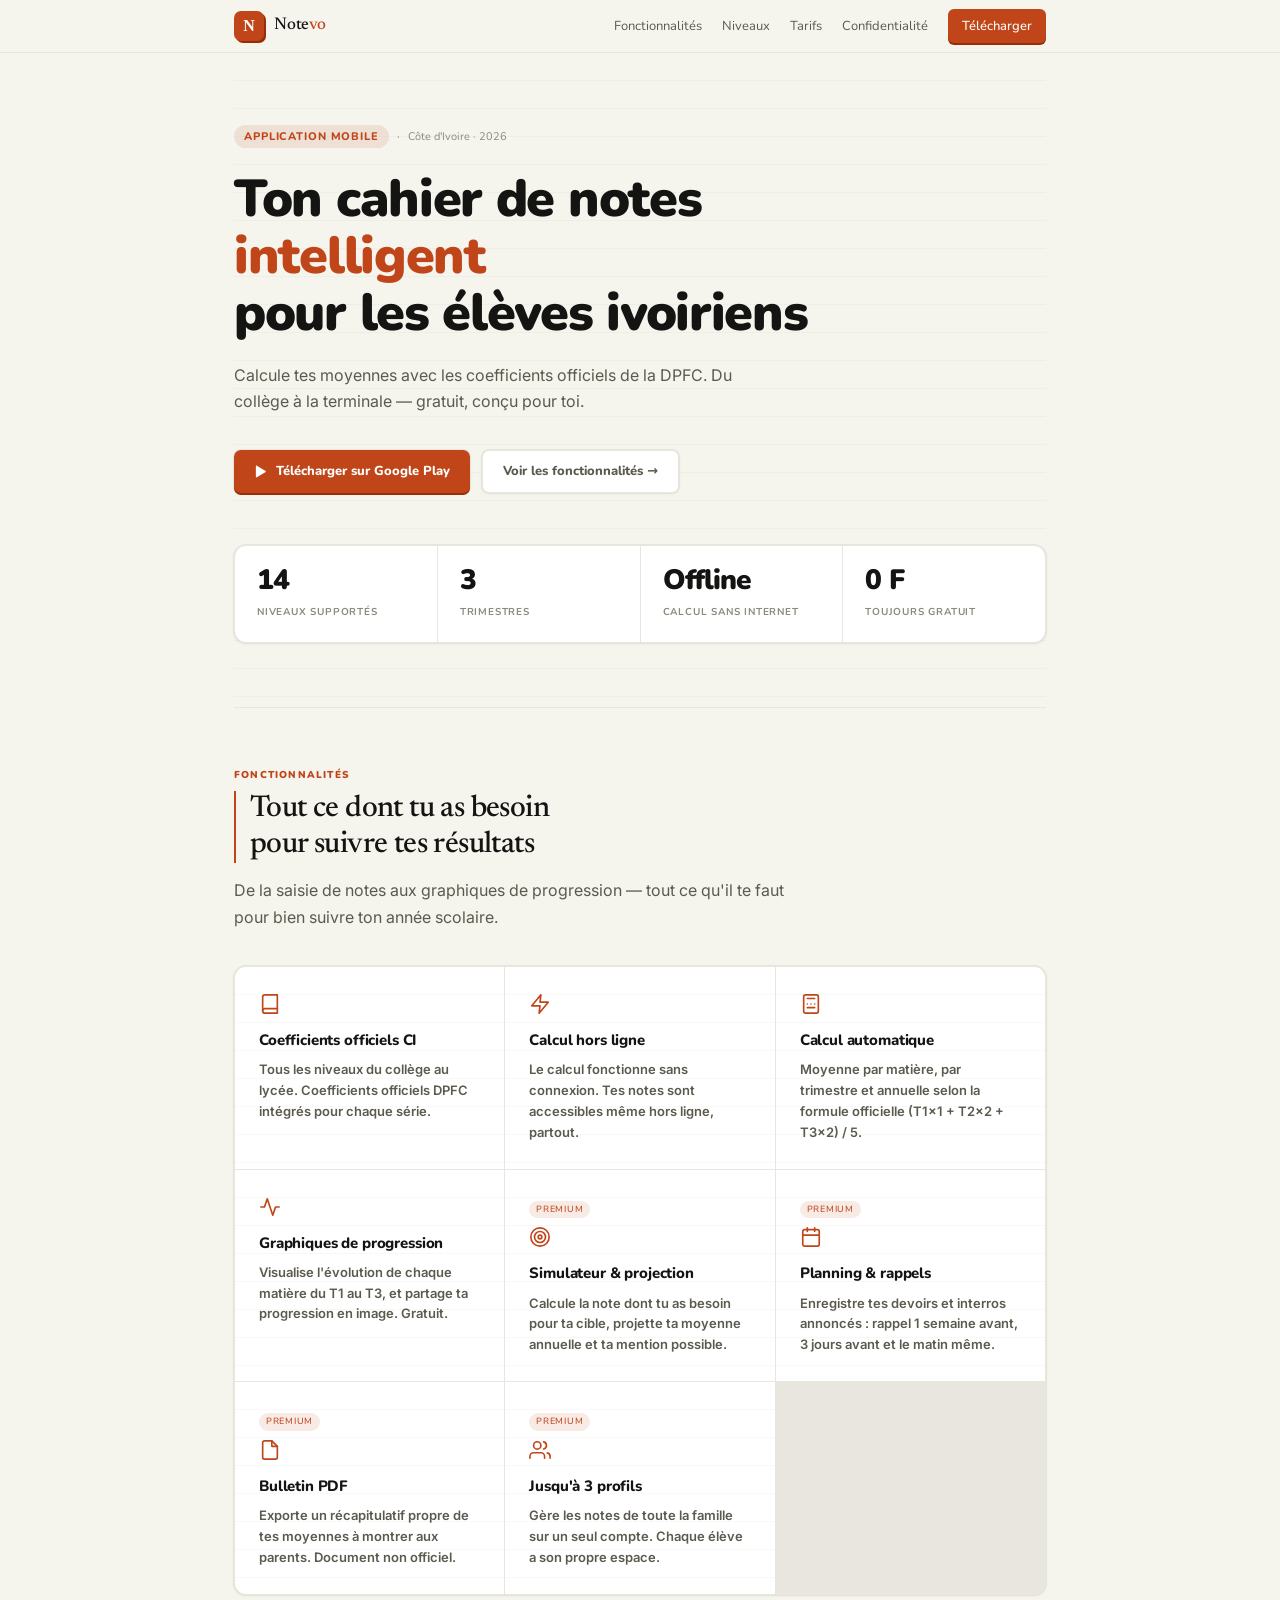
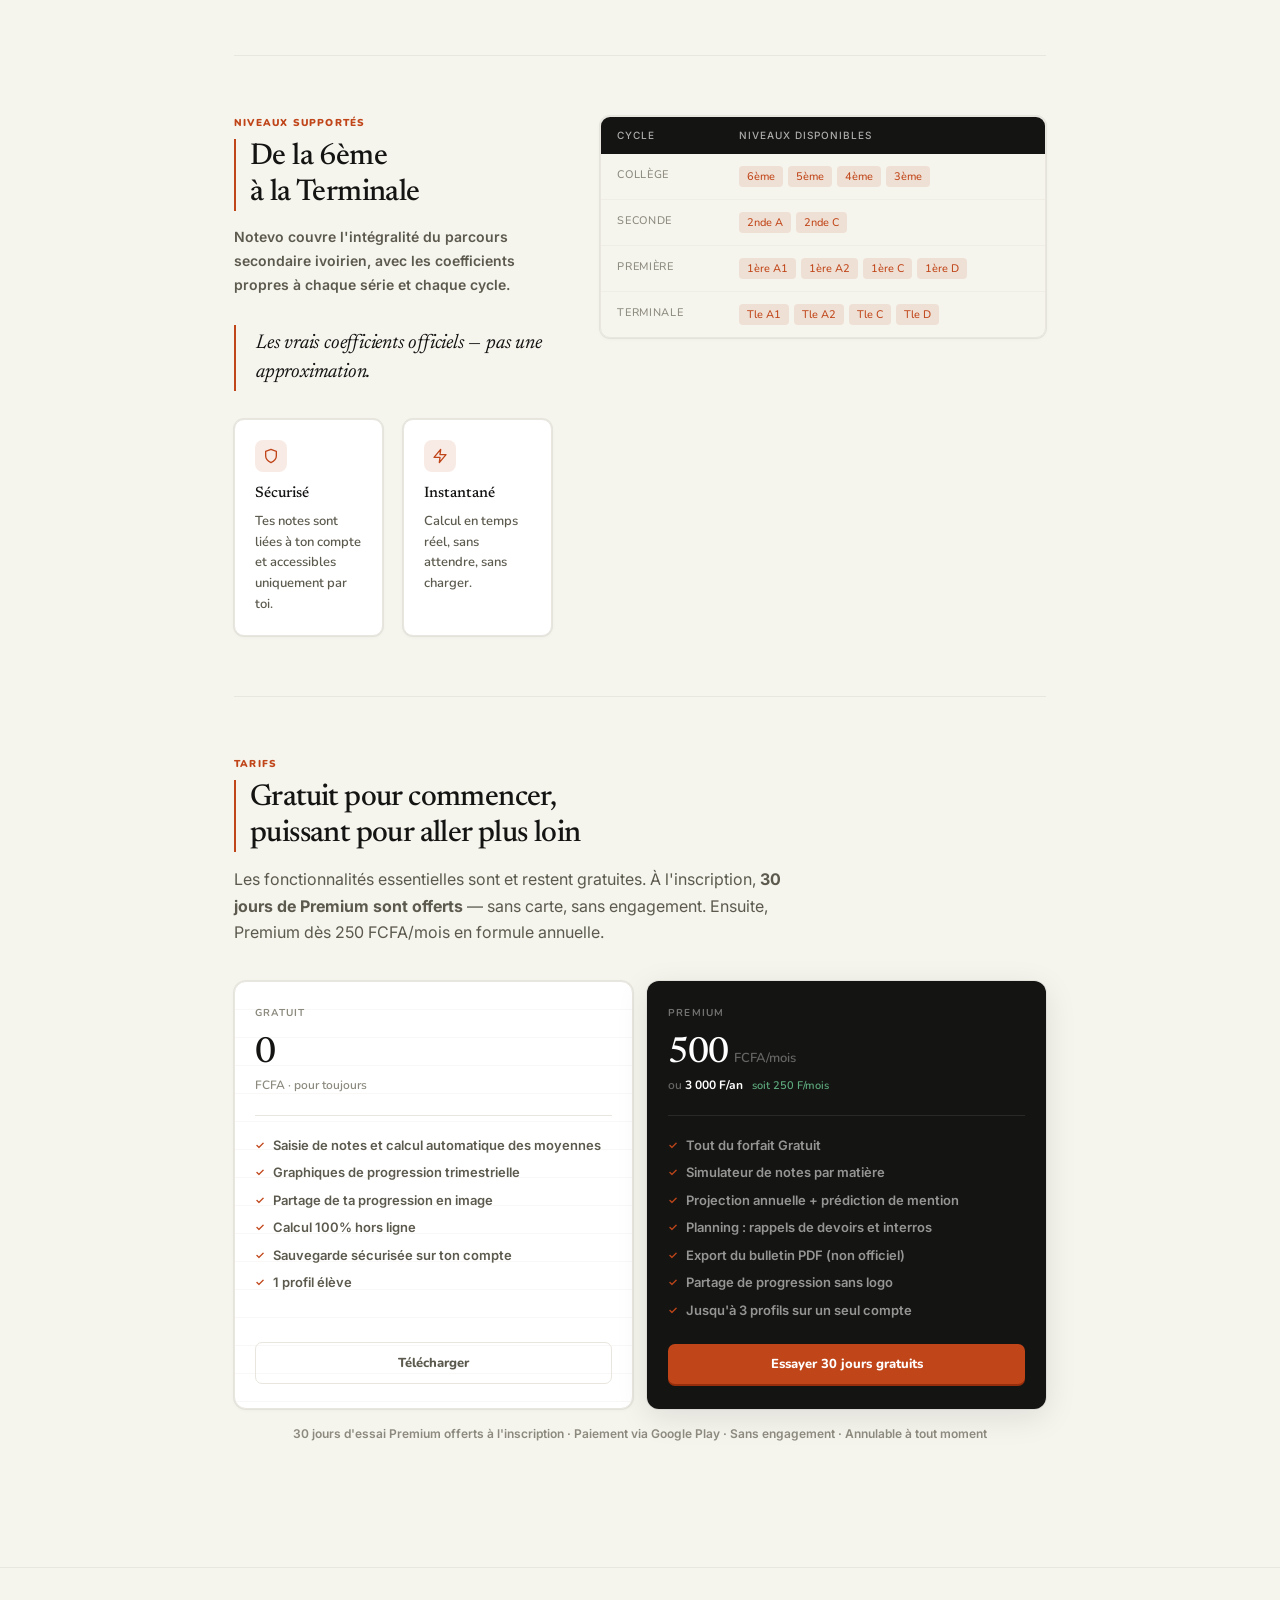
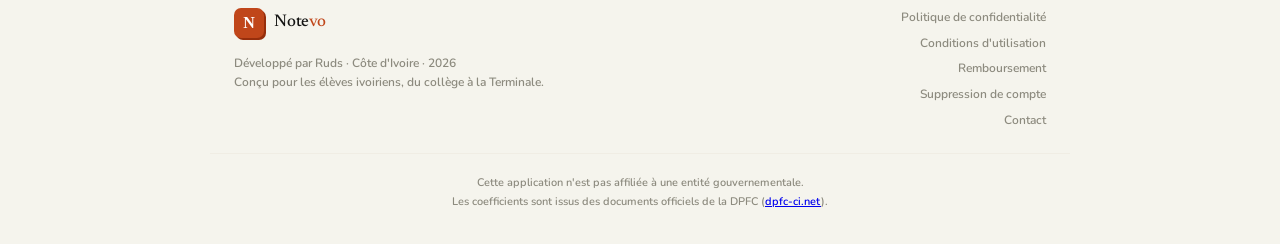
<file: docs/index.html>
<!DOCTYPE html>
<html lang="fr">
<head>
  <meta charset="UTF-8"/>
  <meta name="viewport" content="width=device-width, initial-scale=1.0"/>
  <meta name="description" content="Notevo — Cahier de notes scolaires intelligent pour les élèves de Côte d'Ivoire. Coefficients officiels DPFC, calcul automatique, hors ligne."/>
  <meta property="og:title" content="Notevo — Cahier de notes · Côte d'Ivoire"/>
  <meta property="og:description" content="Calcule tes moyennes avec les coefficients officiels CI. Du collège à la terminale."/>
  <meta property="og:type" content="website"/>
  <meta name="theme-color" content="#f5f4ed"/>
  <title>Notevo — Cahier de notes scolaires · Côte d'Ivoire</title>
  <link rel="preconnect" href="https://fonts.googleapis.com"/>
  <link rel="preconnect" href="https://fonts.gstatic.com" crossorigin/>
  <link href="https://fonts.googleapis.com/css2?family=Newsreader:ital,wght@0,400;0,500;0,600;1,400;1,500&family=Inter:wght@400;500;600&family=Nunito:wght@600;700;800;900&display=swap" rel="stylesheet"/>
  <link rel="stylesheet" href="styles.css"/>
  <style>
    .hero {
      padding: 72px 0 64px;
      border-bottom: 1px solid var(--border-cream);
      background-image: var(--notebook);
    }
    .hero-headline {
      font-family: var(--rounded);
      font-size: clamp(34px, 5.5vw, 52px); font-weight: 900;
      line-height: 1.1; letter-spacing: -0.025em;
      color: var(--near-black); margin-bottom: 20px; max-width: 680px;
    }
    .hero-headline em { font-style: normal; color: var(--brand); }
    .hero-sub {
      font-family: var(--sans);
      font-size: 16px; color: var(--olive); max-width: 520px;
      line-height: 1.65; margin-bottom: 36px; font-weight: 400;
    }
    .hero-actions { display: flex; gap: 12px; flex-wrap: wrap; margin-bottom: 52px; }

    section { padding: 60px 0; border-bottom: 1px solid var(--border-cream); }
    section:last-of-type { border-bottom: none; }

    .section-head { margin-bottom: 36px; }

    .levels-layout {
      display: grid; grid-template-columns: 5fr 7fr; gap: 48px; align-items: start;
    }
    @media (max-width: 640px) { .levels-layout { grid-template-columns: 1fr; gap: 28px; } }

    .why-grid { display: grid; grid-template-columns: 1fr 1fr; gap: 20px; }
    @media (max-width: 540px) { .why-grid { grid-template-columns: 1fr; } }
    .why-item {
      padding: 20px; background: white;
      border: 1px solid var(--border-cream); border-radius: 10px;
      box-shadow: var(--shadow-ring);
    }
    .why-icon {
      width: 32px; height: 32px; border-radius: 8px;
      background: var(--brand-tag);
      display: flex; align-items: center; justify-content: center;
      margin-bottom: 10px;
    }
    .why-icon svg { width: 16px; height: 16px; stroke: var(--brand); fill: none; stroke-width: 2; stroke-linecap: round; stroke-linejoin: round; }
    .why-item h4 {
      font-family: var(--serif); font-size: 15px; font-weight: 500;
      color: var(--near-black); margin-bottom: 6px;
    }
    .why-item p { font-size: 13px; color: var(--olive); line-height: 1.6; }
  </style>
</head>
<body>

<!-- NAV -->
<nav class="topnav">
  <div class="topnav-inner">
    <a href="index.html" class="nav-brand">
      <div class="nav-mark"><span>N</span></div>
      <span class="nav-wordmark">Note<em>vo</em></span>
    </a>
    <div class="nav-links">
      <a href="#features">Fonctionnalités</a>
      <a href="#levels">Niveaux</a>
      <a href="#pricing">Tarifs</a>
      <a href="privacy.html">Confidentialité</a>
      <a href="https://play.google.com/store/apps/details?id=ci.ruds.notevo" class="nav-cta">Télécharger</a>
    </div>
    <button class="nav-hamburger" onclick="document.querySelector('.nav-mobile').classList.toggle('open')" aria-label="Menu">
      <svg width="18" height="18" viewBox="0 0 24 24" fill="none" stroke="currentColor" stroke-width="2" stroke-linecap="round">
        <line x1="3" y1="6" x2="21" y2="6"/><line x1="3" y1="12" x2="21" y2="12"/><line x1="3" y1="18" x2="21" y2="18"/>
      </svg>
    </button>
  </div>
  <div class="nav-mobile">
    <a href="#features" onclick="this.closest('.nav-mobile').classList.remove('open')">Fonctionnalités</a>
    <a href="#levels" onclick="this.closest('.nav-mobile').classList.remove('open')">Niveaux</a>
    <a href="#pricing" onclick="this.closest('.nav-mobile').classList.remove('open')">Tarifs</a>
    <a href="privacy.html">Confidentialité</a>
    <a href="https://play.google.com/store/apps/details?id=ci.ruds.notevo" class="nav-mobile-cta">Télécharger sur Google Play</a>
  </div>
</nav>

<div class="page">

  <!-- HERO -->
  <header class="hero">
    <div class="eyebrow-row">
      <span class="eyebrow-tag">Application mobile</span>
      <span class="eyebrow-dot">·</span>
      <span class="eyebrow-meta">Côte d'Ivoire · 2026</span>
    </div>
    <h1 class="hero-headline">
      Ton cahier de notes <em>intelligent</em><br/>pour les élèves ivoiriens
    </h1>
    <p class="hero-sub">
      Calcule tes moyennes avec les coefficients officiels de la DPFC.
      Du collège à la terminale — gratuit, conçu pour toi.
    </p>
    <div class="hero-actions">
      <a href="https://play.google.com/store/apps/details?id=ci.ruds.notevo" class="btn btn-brand">
        <svg width="15" height="15" viewBox="0 0 24 24" fill="white"><path d="M3 20.5v-17c0-.83 1-1.25 1.6-.7l14 8.5c.55.33.55 1.07 0 1.4l-14 8.5C4 21.75 3 21.33 3 20.5z"/></svg>
        Télécharger sur Google Play
      </a>
      <a href="#features" class="btn btn-outline">Voir les fonctionnalités →</a>
    </div>

    <!-- Metrics -->
    <div class="metrics-row">
      <div class="metric-cell">
        <span class="metric-value">14</span>
        <span class="metric-label">Niveaux supportés</span>
      </div>
      <div class="metric-cell">
        <span class="metric-value">3</span>
        <span class="metric-label">Trimestres</span>
      </div>
      <div class="metric-cell">
        <span class="metric-value">Offline</span>
        <span class="metric-label">Calcul sans internet</span>
      </div>
      <div class="metric-cell">
        <span class="metric-value">0 F</span>
        <span class="metric-label">Toujours gratuit</span>
      </div>
    </div>
  </header>

  <!-- FEATURES -->
  <section id="features">
    <div class="section-head">
      <span class="section-label">Fonctionnalités</span>
      <h2 class="section-title">Tout ce dont tu as besoin<br/>pour suivre tes résultats</h2>
      <p class="lede" style="margin-top:14px;">
        De la saisie de notes aux graphiques de progression — tout ce qu'il te faut pour bien suivre ton année scolaire.
      </p>
    </div>
    <div class="features-grid">
      <div class="feature-cell">
        <span class="feature-icon">
          <svg viewBox="0 0 24 24" fill="none" stroke-linecap="round" stroke-linejoin="round"><path d="M4 19.5A2.5 2.5 0 0 1 6.5 17H20"/><path d="M6.5 2H20v20H6.5A2.5 2.5 0 0 1 4 19.5v-15A2.5 2.5 0 0 1 6.5 2z"/></svg>
        </span>
        <h3>Coefficients officiels CI</h3>
        <p>Tous les niveaux du collège au lycée. Coefficients officiels DPFC intégrés pour chaque série.</p>
      </div>
      <div class="feature-cell">
        <span class="feature-icon">
          <svg viewBox="0 0 24 24" fill="none" stroke-linecap="round" stroke-linejoin="round"><polygon points="13 2 3 14 12 14 11 22 21 10 12 10 13 2"/></svg>
        </span>
        <h3>Calcul hors ligne</h3>
        <p>Le calcul fonctionne sans connexion. Tes notes sont accessibles même hors ligne, partout.</p>
      </div>
      <div class="feature-cell">
        <span class="feature-icon">
          <svg viewBox="0 0 24 24" fill="none" stroke-linecap="round" stroke-linejoin="round"><rect x="4" y="2" width="16" height="20" rx="2"/><line x1="8" y1="6" x2="16" y2="6"/><line x1="8" y1="12" x2="8.01" y2="12"/><line x1="12" y1="12" x2="12.01" y2="12"/><line x1="16" y1="12" x2="16.01" y2="12"/><line x1="8" y1="16" x2="16" y2="16"/></svg>
        </span>
        <h3>Calcul automatique</h3>
        <p>Moyenne par matière, par trimestre et annuelle selon la formule officielle (T1×1 + T2×2 + T3×2) / 5.</p>
      </div>
      <div class="feature-cell">
        <span class="feature-icon">
          <svg viewBox="0 0 24 24" fill="none" stroke-linecap="round" stroke-linejoin="round"><polyline points="22 12 18 12 15 21 9 3 6 12 2 12"/></svg>
        </span>
        <h3>Graphiques de progression</h3>
        <p>Visualise l'évolution de chaque matière du T1 au T3, et partage ta progression en image. Gratuit.</p>
      </div>
      <div class="feature-cell">
        <div class="feature-badge">Premium</div>
        <span class="feature-icon">
          <svg viewBox="0 0 24 24" fill="none" stroke-linecap="round" stroke-linejoin="round"><circle cx="12" cy="12" r="10"/><circle cx="12" cy="12" r="6"/><circle cx="12" cy="12" r="2"/></svg>
        </span>
        <h3>Simulateur &amp; projection</h3>
        <p>Calcule la note dont tu as besoin pour ta cible, projette ta moyenne annuelle et ta mention possible.</p>
      </div>
      <div class="feature-cell">
        <div class="feature-badge">Premium</div>
        <span class="feature-icon">
          <svg viewBox="0 0 24 24" fill="none" stroke-linecap="round" stroke-linejoin="round"><rect x="3" y="4" width="18" height="18" rx="2"/><line x1="16" y1="2" x2="16" y2="6"/><line x1="8" y1="2" x2="8" y2="6"/><line x1="3" y1="10" x2="21" y2="10"/></svg>
        </span>
        <h3>Planning &amp; rappels</h3>
        <p>Enregistre tes devoirs et interros annoncés : rappel 1 semaine avant, 3 jours avant et le matin même.</p>
      </div>
      <div class="feature-cell">
        <div class="feature-badge">Premium</div>
        <span class="feature-icon">
          <svg viewBox="0 0 24 24" fill="none" stroke-linecap="round" stroke-linejoin="round"><path d="M14 2H6a2 2 0 0 0-2 2v16a2 2 0 0 0 2 2h12a2 2 0 0 0 2-2V8z"/><polyline points="14 2 14 8 20 8"/></svg>
        </span>
        <h3>Bulletin PDF</h3>
        <p>Exporte un récapitulatif propre de tes moyennes à montrer aux parents. Document non officiel.</p>
      </div>
      <div class="feature-cell">
        <div class="feature-badge">Premium</div>
        <span class="feature-icon">
          <svg viewBox="0 0 24 24" fill="none" stroke-linecap="round" stroke-linejoin="round"><path d="M17 21v-2a4 4 0 0 0-4-4H5a4 4 0 0 0-4 4v2"/><circle cx="9" cy="7" r="4"/><path d="M23 21v-2a4 4 0 0 0-3-3.87"/><path d="M16 3.13a4 4 0 0 1 0 7.75"/></svg>
        </span>
        <h3>Jusqu'à 3 profils</h3>
        <p>Gère les notes de toute la famille sur un seul compte. Chaque élève a son propre espace.</p>
      </div>
    </div>
  </section>

  <!-- LEVELS -->
  <section id="levels">
    <div class="levels-layout">
      <div>
        <span class="section-label">Niveaux supportés</span>
        <h2 class="section-title">De la 6ème<br/>à la Terminale</h2>
        <p class="body-text" style="margin-top:14px; margin-bottom:24px;">
          Notevo couvre l'intégralité du parcours secondaire ivoirien, avec les coefficients propres à chaque série et chaque cycle.
        </p>
        <blockquote class="quote">
          Les vrais coefficients officiels — pas une approximation.
        </blockquote>
        <div class="why-grid" style="margin-top:24px;">
          <div class="why-item">
            <div class="why-icon">
              <svg viewBox="0 0 24 24"><path d="M12 22s8-4 8-10V5l-8-3-8 3v7c0 6 8 10 8 10z"/></svg>
            </div>
            <h4>Sécurisé</h4>
            <p>Tes notes sont liées à ton compte et accessibles uniquement par toi.</p>
          </div>
          <div class="why-item">
            <div class="why-icon">
              <svg viewBox="0 0 24 24"><polygon points="13 2 3 14 12 14 11 22 21 10 12 10 13 2"/></svg>
            </div>
            <h4>Instantané</h4>
            <p>Calcul en temps réel, sans attendre, sans charger.</p>
          </div>
        </div>
      </div>

      <div class="table-wrap">
        <table>
          <thead>
            <tr>
              <th>Cycle</th>
              <th>Niveaux disponibles</th>
            </tr>
          </thead>
          <tbody>
            <tr>
              <td class="td-label">Collège</td>
              <td>
                <div class="tags-wrap">
                  <span class="tag">6ème</span>
                  <span class="tag">5ème</span>
                  <span class="tag">4ème</span>
                  <span class="tag">3ème</span>
                </div>
              </td>
            </tr>
            <tr>
              <td class="td-label">Seconde</td>
              <td>
                <div class="tags-wrap">
                  <span class="tag">2nde A</span>
                  <span class="tag">2nde C</span>
                </div>
              </td>
            </tr>
            <tr>
              <td class="td-label">Première</td>
              <td>
                <div class="tags-wrap">
                  <span class="tag">1ère A1</span>
                  <span class="tag">1ère A2</span>
                  <span class="tag">1ère C</span>
                  <span class="tag">1ère D</span>
                </div>
              </td>
            </tr>
            <tr>
              <td class="td-label">Terminale</td>
              <td>
                <div class="tags-wrap">
                  <span class="tag">Tle A1</span>
                  <span class="tag">Tle A2</span>
                  <span class="tag">Tle C</span>
                  <span class="tag">Tle D</span>
                </div>
              </td>
            </tr>
          </tbody>
        </table>
      </div>
    </div>
  </section>

  <!-- PRICING -->
  <section id="pricing">
    <div class="section-head">
      <span class="section-label">Tarifs</span>
      <h2 class="section-title">Gratuit pour commencer,<br/>puissant pour aller plus loin</h2>
      <p class="lede" style="margin-top:14px;">
        Les fonctionnalités essentielles sont et restent gratuites. À l'inscription, <strong>30 jours de Premium sont offerts</strong> — sans carte, sans engagement. Ensuite, Premium dès 250 FCFA/mois en formule annuelle.
      </p>
    </div>
    <div class="pricing-grid">

      <!-- FREE -->
      <div class="pricing-card">
        <p class="plan-name">Gratuit</p>
        <div class="plan-amount">0</div>
        <div class="plan-per">FCFA · pour toujours</div>
        <div class="plan-rule"></div>
        <ul class="plan-feats">
          <li>Saisie de notes et calcul automatique des moyennes</li>
          <li>Graphiques de progression trimestrielle</li>
          <li>Partage de ta progression en image</li>
          <li>Calcul 100% hors ligne</li>
          <li>Sauvegarde sécurisée sur ton compte</li>
          <li>1 profil élève</li>
        </ul>
        <a href="https://play.google.com/store/apps/details?id=ci.ruds.notevo" class="plan-action plan-action-ghost">Télécharger</a>
      </div>

      <!-- PREMIUM -->
      <div class="pricing-card tier-premium">
        <p class="plan-name">Premium</p>
        <div style="display:flex; align-items:baseline; gap:6px;">
          <div class="plan-amount">500</div>
          <span style="font-size:13px; color:rgba(255,255,255,.35);">FCFA/mois</span>
        </div>
        <div class="plan-per">
          ou <strong style="color:white;">3 000 F/an</strong>
          <span style="color:rgba(111,207,151,.8); font-size:11px; margin-left:6px;">soit 250 F/mois</span>
        </div>
        <div class="plan-rule"></div>
        <ul class="plan-feats">
          <li>Tout du forfait Gratuit</li>
          <li>Simulateur de notes par matière</li>
          <li>Projection annuelle + prédiction de mention</li>
          <li>Planning : rappels de devoirs et interros</li>
          <li>Export du bulletin PDF (non officiel)</li>
          <li>Partage de progression sans logo</li>
          <li>Jusqu'à 3 profils sur un seul compte</li>
        </ul>
        <a href="https://play.google.com/store/apps/details?id=ci.ruds.notevo" class="plan-action plan-action-fill">Essayer 30 jours gratuits</a>
      </div>

    </div>

    <p class="caption" style="text-align:center; margin-top:16px;">
      30 jours d'essai Premium offerts à l'inscription · Paiement via Google Play · Sans engagement · Annulable à tout moment
    </p>
  </section>

</div><!-- .page -->

<!-- FOOTER -->
<footer class="site-footer">
  <div class="footer-inner">
    <div>
      <div class="nav-brand" style="margin-bottom:8px;">
        <div class="nav-mark"><span>N</span></div>
        <span class="nav-wordmark">Note<em>vo</em></span>
      </div>
      <p class="footer-meta">
        Développé par Ruds · Côte d'Ivoire · 2026<br/>
        Conçu pour les élèves ivoiriens, du collège à la Terminale.
      </p>
    </div>
    <nav class="footer-links-col">
      <a href="privacy.html">Politique de confidentialité</a>
      <a href="terms.html">Conditions d'utilisation</a>
      <a href="refund.html">Remboursement</a>
      <a href="delete-account.html">Suppression de compte</a>
      <a href="mailto:ruds.devci@gmail.com">Contact</a>
    </nav>
  </div>
  <div class="footer-disclaimer">
    Cette application n'est pas affiliée à une entité gouvernementale.<br/>
    Les coefficients sont issus des documents officiels de la DPFC (<a href="https://dpfc-ci.net" target="_blank">dpfc-ci.net</a>).
  </div>
</footer>

</body>
</html>
</file>
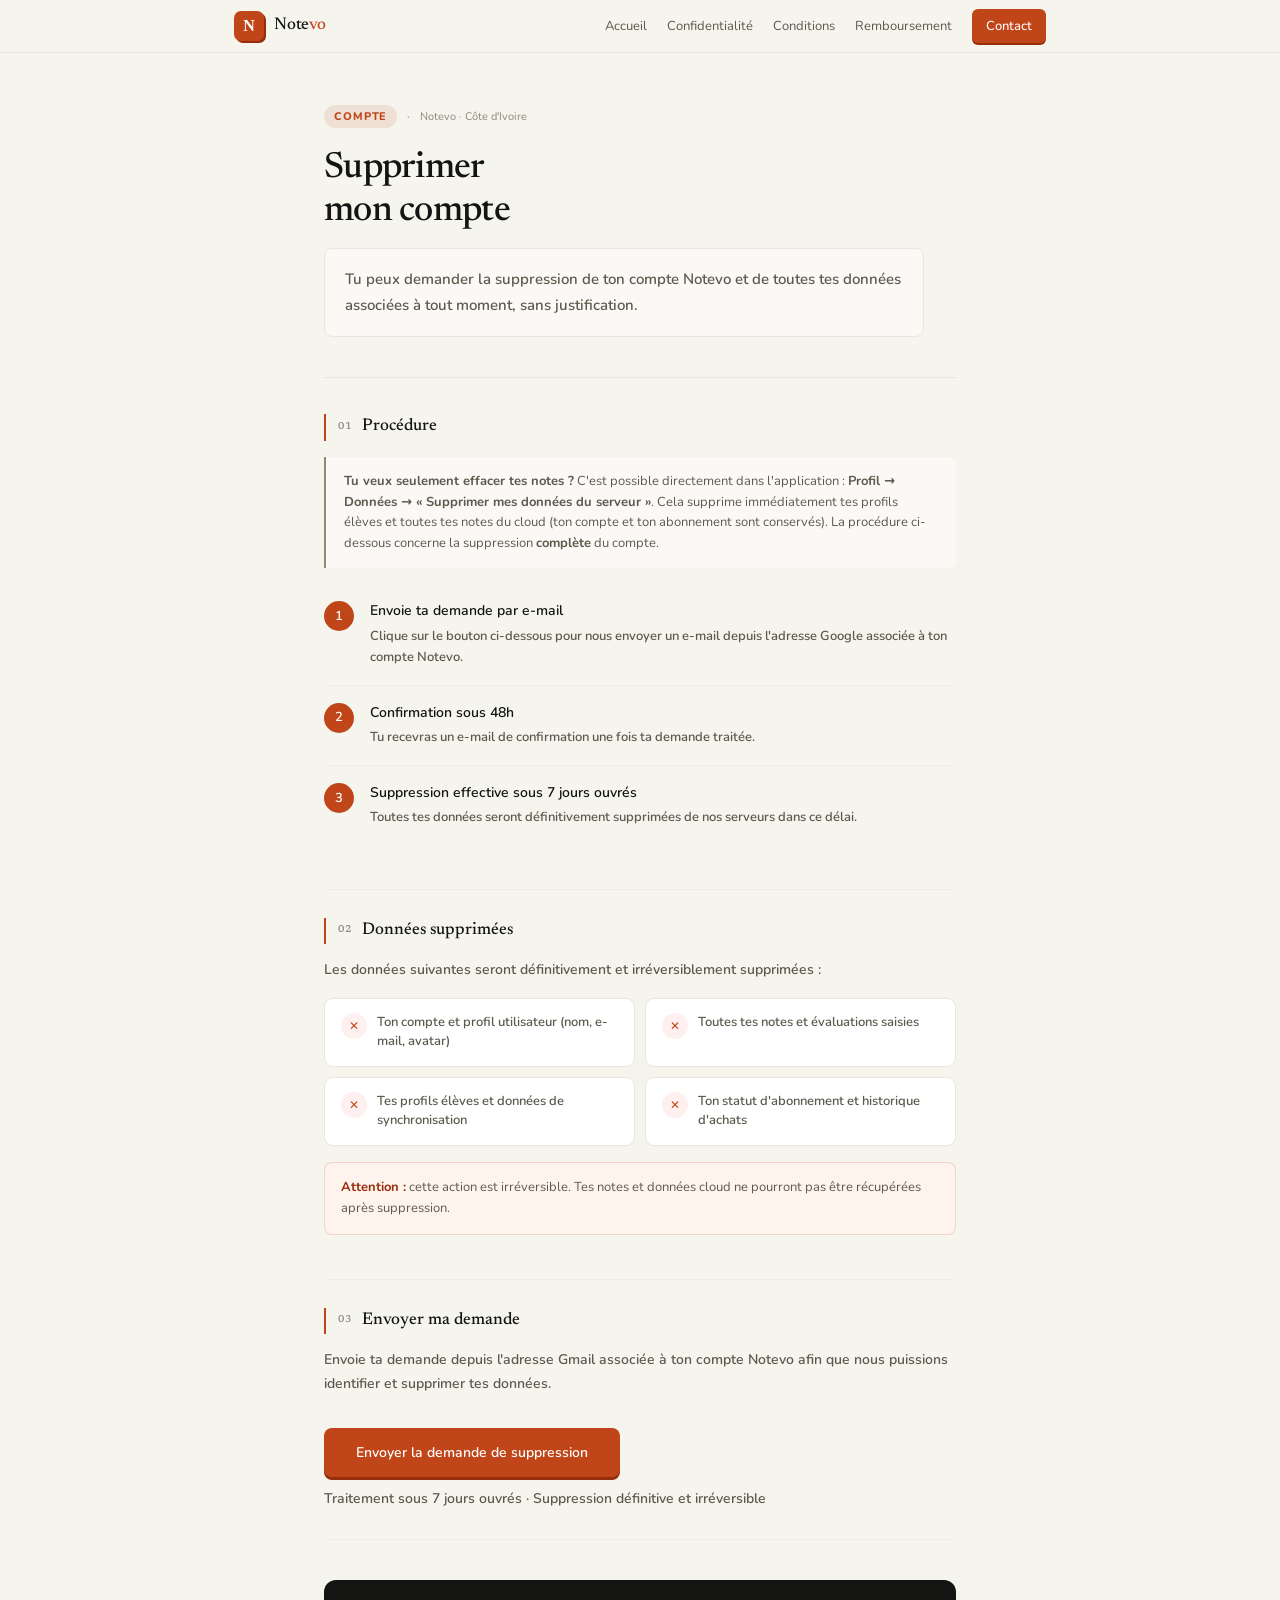
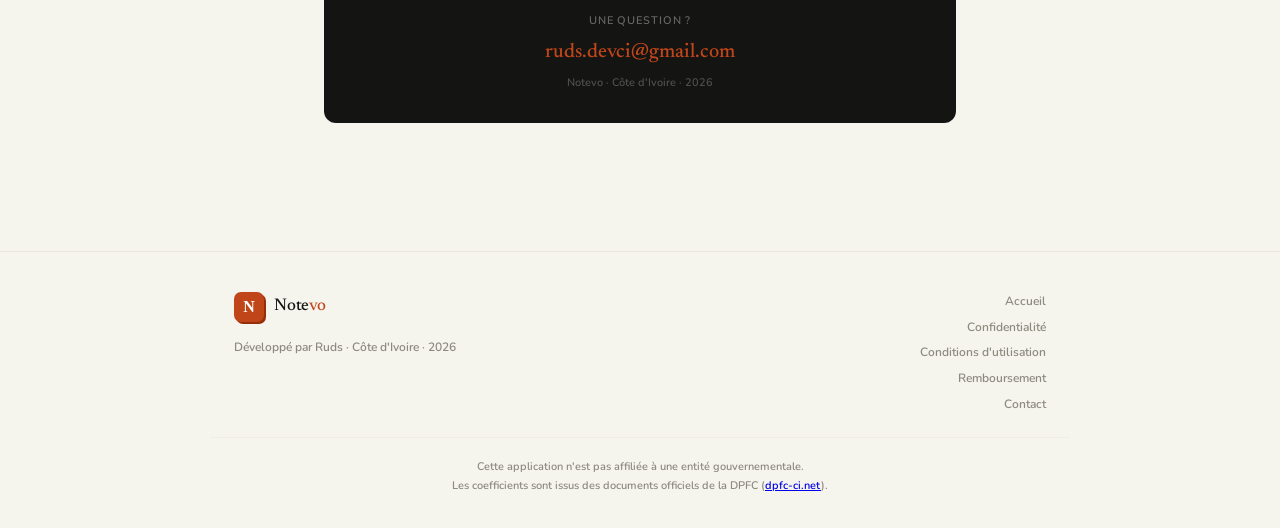
<file: docs/delete-account.html>
<!DOCTYPE html>
<html lang="fr">
<head>
  <meta charset="UTF-8"/>
  <meta name="viewport" content="width=device-width, initial-scale=1.0"/>
  <meta name="robots" content="noindex"/>
  <title>Supprimer mon compte · Notevo</title>
  <link rel="preconnect" href="https://fonts.googleapis.com"/>
  <link rel="preconnect" href="https://fonts.gstatic.com" crossorigin/>
  <link href="https://fonts.googleapis.com/css2?family=Newsreader:ital,wght@0,400;0,500;0,600;1,400;1,500&family=Inter:wght@400;500;600&family=Nunito:wght@600;700;800;900&display=swap" rel="stylesheet"/>
  <link rel="stylesheet" href="styles.css"/>
  <style>
    .doc-header {
      padding: 52px 0 40px;
      border-bottom: 1px solid var(--border-cream);
      margin-bottom: 0;
    }
    .doc-header-meta {
      display: flex; align-items: center; gap: 10px; margin-bottom: 20px;
    }
    .doc-updated {
      font-size: 11px; color: var(--mist); font-weight: 400;
    }
    .doc-intro {
      font-size: 15px; color: var(--olive); line-height: 1.7;
      max-width: 600px; margin-top: 14px;
      padding: 18px 20px; background: var(--ivory);
      border: 1px solid var(--border-cream); border-radius: 8px;
    }
    .doc-body { padding: 8px 0 64px; }

    /* Steps */
    .steps { margin: 16px 0; }
    .step-item {
      display: flex; gap: 16px; padding: 16px 0;
      border-bottom: 1px solid var(--border-light); align-items: flex-start;
    }
    .step-item:last-child { border-bottom: none; }
    .step-num {
      width: 30px; height: 30px; border-radius: 50%; flex-shrink: 0;
      background: var(--brand); color: white;
      font-size: 13px; font-weight: 600;
      display: flex; align-items: center; justify-content: center;
    }
    .step-content { flex: 1; }
    .step-title {
      font-size: 14px; font-weight: 600; color: var(--near-black); margin-bottom: 4px;
    }
    .step-desc {
      font-size: 13px; color: var(--olive); line-height: 1.65;
    }

    /* Data grid */
    .data-grid {
      display: grid; grid-template-columns: 1fr 1fr; gap: 10px; margin: 16px 0;
    }
    @media (max-width: 480px) { .data-grid { grid-template-columns: 1fr; } }
    .data-card {
      padding: 14px 16px; border-radius: 9px;
      border: 1px solid var(--border-cream); background: white;
      display: flex; gap: 10px; align-items: flex-start;
    }
    .data-icon {
      width: 26px; height: 26px; border-radius: 50%; flex-shrink: 0;
      font-size: 12px; font-weight: 600;
      display: flex; align-items: center; justify-content: center;
    }
    .data-icon.del { background: #fef0ee; color: var(--brand); }
    .data-text { font-size: 13px; color: var(--olive); line-height: 1.5; }

    /* CTA button */
    .cta-wrap { margin-top: 32px; }
    .btn-delete {
      display: inline-block;
      padding: 14px 32px;
      background: var(--brand);
      color: white;
      border-radius: 8px;
      text-decoration: none;
      font-weight: 600;
      font-size: 14px;
      box-shadow: 0 3px 0 var(--brand-d);
      transition: opacity .15s, transform .1s;
    }
    .btn-delete:hover { opacity: .88; transform: translateY(-1px); }
    .btn-note {
      font-size: 12px; color: var(--mist); margin-top: 10px; line-height: 1.6;
    }

    .highlight-warn {
      background: #fef4ed;
      border: 1px solid rgba(192,70,26,0.18);
      border-radius: 8px;
      padding: 14px 16px;
      font-size: 13px;
      color: var(--olive);
      line-height: 1.65;
      margin-top: 14px;
    }
    .highlight-warn strong { color: var(--brand-d); }
  </style>
</head>
<body>

<!-- NAV -->
<nav class="topnav">
  <div class="topnav-inner">
    <a href="index.html" class="nav-brand">
      <div class="nav-mark"><span>N</span></div>
      <span class="nav-wordmark">Note<em>vo</em></span>
    </a>
    <div class="nav-links">
      <a href="index.html">Accueil</a>
      <a href="privacy.html">Confidentialité</a>
      <a href="terms.html">Conditions</a>
      <a href="refund.html">Remboursement</a>
      <a href="mailto:ruds.devci@gmail.com" class="nav-cta">Contact</a>
    </div>
    <button class="nav-hamburger" onclick="document.querySelector('.nav-mobile').classList.toggle('open')" aria-label="Menu">
      <svg width="18" height="18" viewBox="0 0 24 24" fill="none" stroke="currentColor" stroke-width="2" stroke-linecap="round">
        <line x1="3" y1="6" x2="21" y2="6"/><line x1="3" y1="12" x2="21" y2="12"/><line x1="3" y1="18" x2="21" y2="18"/>
      </svg>
    </button>
  </div>
  <div class="nav-mobile">
    <a href="index.html">Accueil</a>
    <a href="privacy.html">Confidentialité</a>
    <a href="terms.html">Conditions</a>
    <a href="refund.html">Remboursement</a>
    <a href="mailto:ruds.devci@gmail.com" class="nav-mobile-cta">Contact</a>
  </div>
</nav>

<div class="page-narrow">

  <!-- HEADER -->
  <header class="doc-header">
    <div class="doc-header-meta">
      <span class="eyebrow-tag">Compte</span>
      <span class="eyebrow-dot">·</span>
      <span class="doc-updated">Notevo · Côte d'Ivoire</span>
    </div>
    <h1 class="heading-1">Supprimer<br/>mon compte</h1>
    <div class="doc-intro">
      Tu peux demander la suppression de ton compte Notevo et de toutes tes données associées à tout moment, sans justification.
    </div>
  </header>

  <!-- BODY -->
  <div class="doc-body">

    <!-- Procédure -->
    <div class="doc-section">
      <h2 class="doc-section-title">
        <span class="doc-section-num">01</span>
        Procédure
      </h2>
      <div class="highlight-info" style="margin-bottom:16px;">
        <strong>Tu veux seulement effacer tes notes ?</strong> C'est possible directement dans l'application : <strong>Profil → Données → « Supprimer mes données du serveur »</strong>. Cela supprime immédiatement tes profils élèves et toutes tes notes du cloud (ton compte et ton abonnement sont conservés). La procédure ci-dessous concerne la suppression <strong>complète</strong> du compte.
      </div>
      <div class="steps">
        <div class="step-item">
          <div class="step-num">1</div>
          <div class="step-content">
            <div class="step-title">Envoie ta demande par e-mail</div>
            <div class="step-desc">Clique sur le bouton ci-dessous pour nous envoyer un e-mail depuis l'adresse Google associée à ton compte Notevo.</div>
          </div>
        </div>
        <div class="step-item">
          <div class="step-num">2</div>
          <div class="step-content">
            <div class="step-title">Confirmation sous 48h</div>
            <div class="step-desc">Tu recevras un e-mail de confirmation une fois ta demande traitée.</div>
          </div>
        </div>
        <div class="step-item">
          <div class="step-num">3</div>
          <div class="step-content">
            <div class="step-title">Suppression effective sous 7 jours ouvrés</div>
            <div class="step-desc">Toutes tes données seront définitivement supprimées de nos serveurs dans ce délai.</div>
          </div>
        </div>
      </div>
    </div>

    <!-- Données supprimées -->
    <div class="doc-section">
      <h2 class="doc-section-title">
        <span class="doc-section-num">02</span>
        Données supprimées
      </h2>
      <p>Les données suivantes seront définitivement et irréversiblement supprimées :</p>
      <div class="data-grid">
        <div class="data-card">
          <div class="data-icon del">✕</div>
          <div class="data-text">Ton compte et profil utilisateur (nom, e-mail, avatar)</div>
        </div>
        <div class="data-card">
          <div class="data-icon del">✕</div>
          <div class="data-text">Toutes tes notes et évaluations saisies</div>
        </div>
        <div class="data-card">
          <div class="data-icon del">✕</div>
          <div class="data-text">Tes profils élèves et données de synchronisation</div>
        </div>
        <div class="data-card">
          <div class="data-icon del">✕</div>
          <div class="data-text">Ton statut d'abonnement et historique d'achats</div>
        </div>
      </div>
      <div class="highlight-warn">
        <strong>Attention :</strong> cette action est irréversible. Tes notes et données cloud ne pourront pas être récupérées après suppression.
      </div>
    </div>

    <!-- CTA -->
    <div class="doc-section">
      <h2 class="doc-section-title">
        <span class="doc-section-num">03</span>
        Envoyer ma demande
      </h2>
      <p>Envoie ta demande depuis l'adresse Gmail associée à ton compte Notevo afin que nous puissions identifier et supprimer tes données.</p>
      <div class="cta-wrap">
        <a class="btn-delete" href="mailto:ruds.devci@gmail.com?subject=Suppression%20de%20compte%20Notevo&body=Bonjour%2C%0A%0AJe%20souhaite%20supprimer%20mon%20compte%20Notevo%20ainsi%20que%20toutes%20mes%20donn%C3%A9es%20associ%C3%A9es.%0A%0AAdresse%20Google%20associ%C3%A9e%20%3A%20%5Bvotre%20adresse%5D%0A%0AMerci.">
          Envoyer la demande de suppression
        </a>
        <p class="btn-note">Traitement sous 7 jours ouvrés · Suppression définitive et irréversible</p>
      </div>
    </div>

    <!-- Contact -->
    <div class="contact-box">
      <p class="contact-box-label">Une question ?</p>
      <a href="mailto:ruds.devci@gmail.com">ruds.devci@gmail.com</a>
      <p class="contact-box-sub">Notevo · Côte d'Ivoire · 2026</p>
    </div>

  </div><!-- .doc-body -->
</div><!-- .page-narrow -->

<!-- FOOTER -->
<footer class="site-footer">
  <div class="footer-inner">
    <div>
      <div class="nav-brand" style="margin-bottom:8px;">
        <div class="nav-mark"><span>N</span></div>
        <span class="nav-wordmark">Note<em>vo</em></span>
      </div>
      <p class="footer-meta">Développé par Ruds · Côte d'Ivoire · 2026</p>
    </div>
    <nav class="footer-links-col">
      <a href="index.html">Accueil</a>
      <a href="privacy.html">Confidentialité</a>
      <a href="terms.html">Conditions d'utilisation</a>
      <a href="refund.html">Remboursement</a>
      <a href="mailto:ruds.devci@gmail.com">Contact</a>
    </nav>
  </div>
  <div class="footer-disclaimer">
    Cette application n'est pas affiliée à une entité gouvernementale.<br/>
    Les coefficients sont issus des documents officiels de la DPFC (<a href="https://dpfc-ci.net" target="_blank">dpfc-ci.net</a>).
  </div>
</footer>

</body>
</html>
</file>
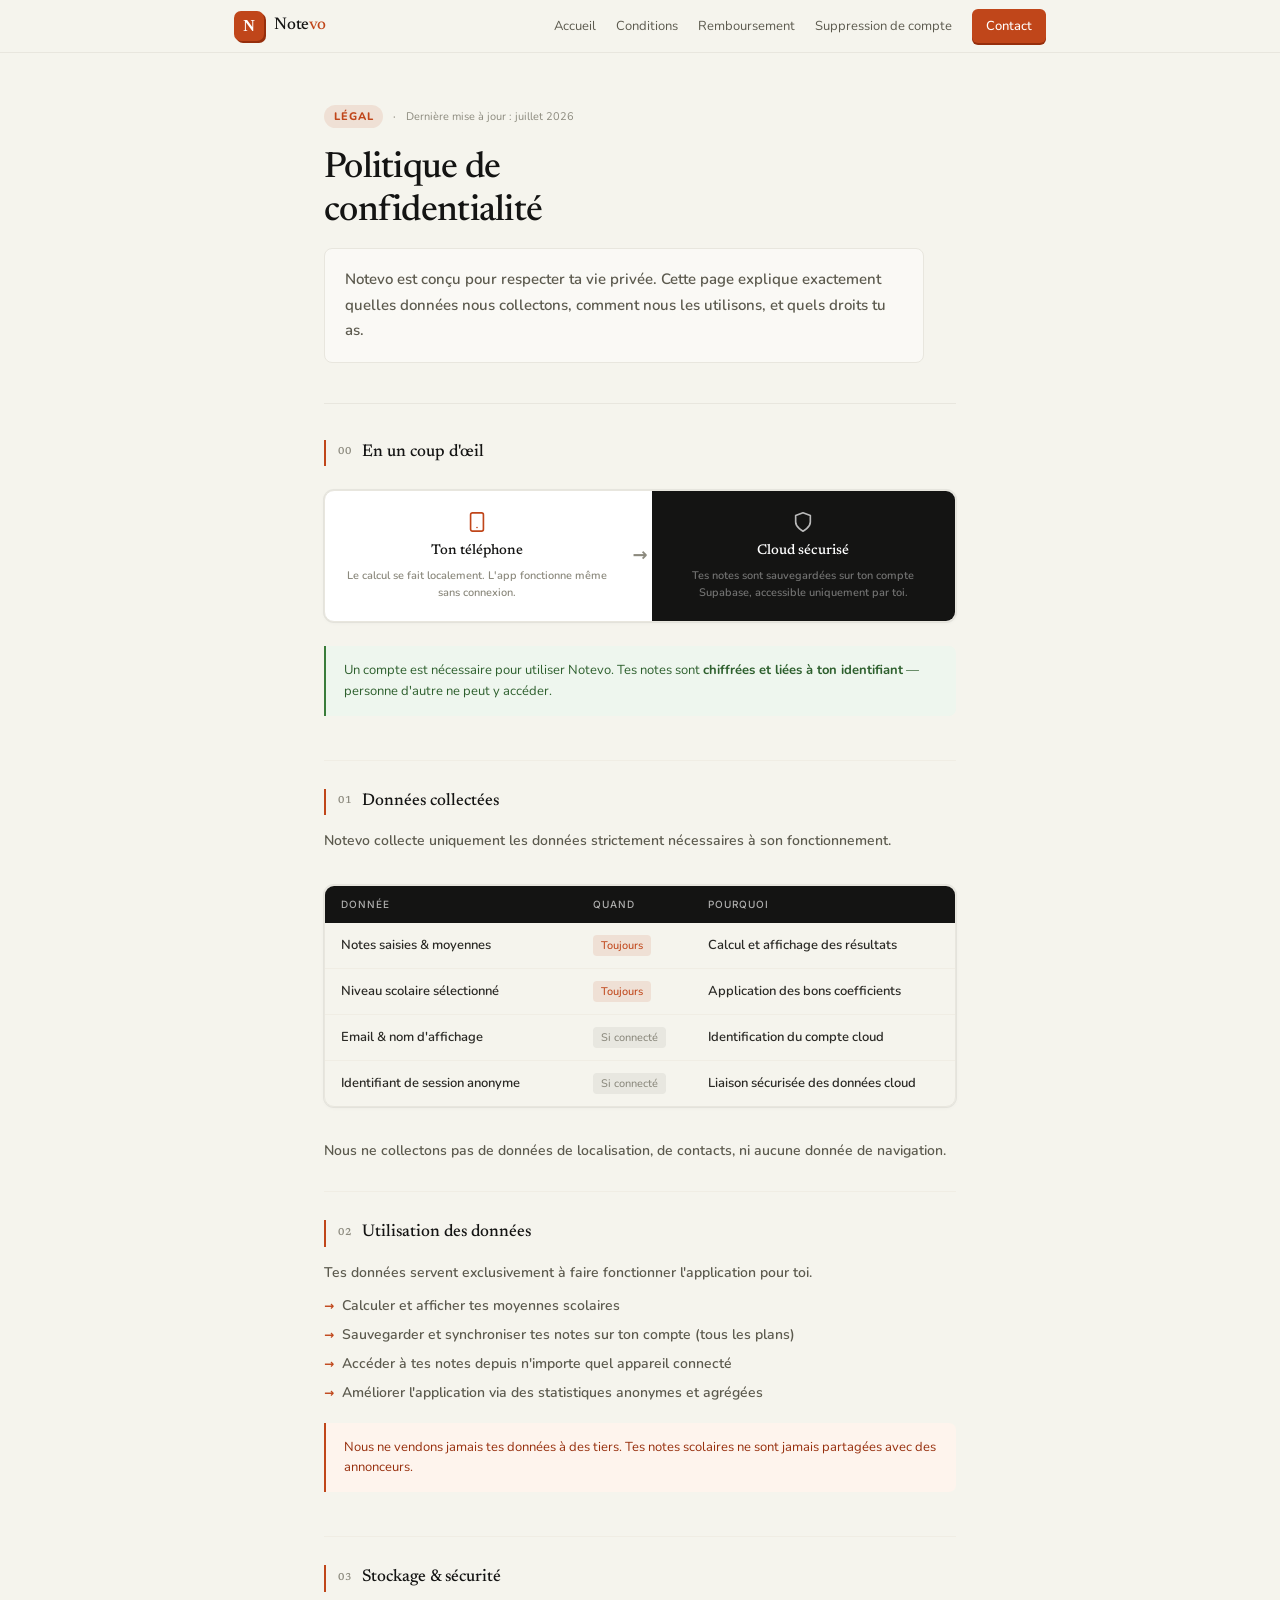
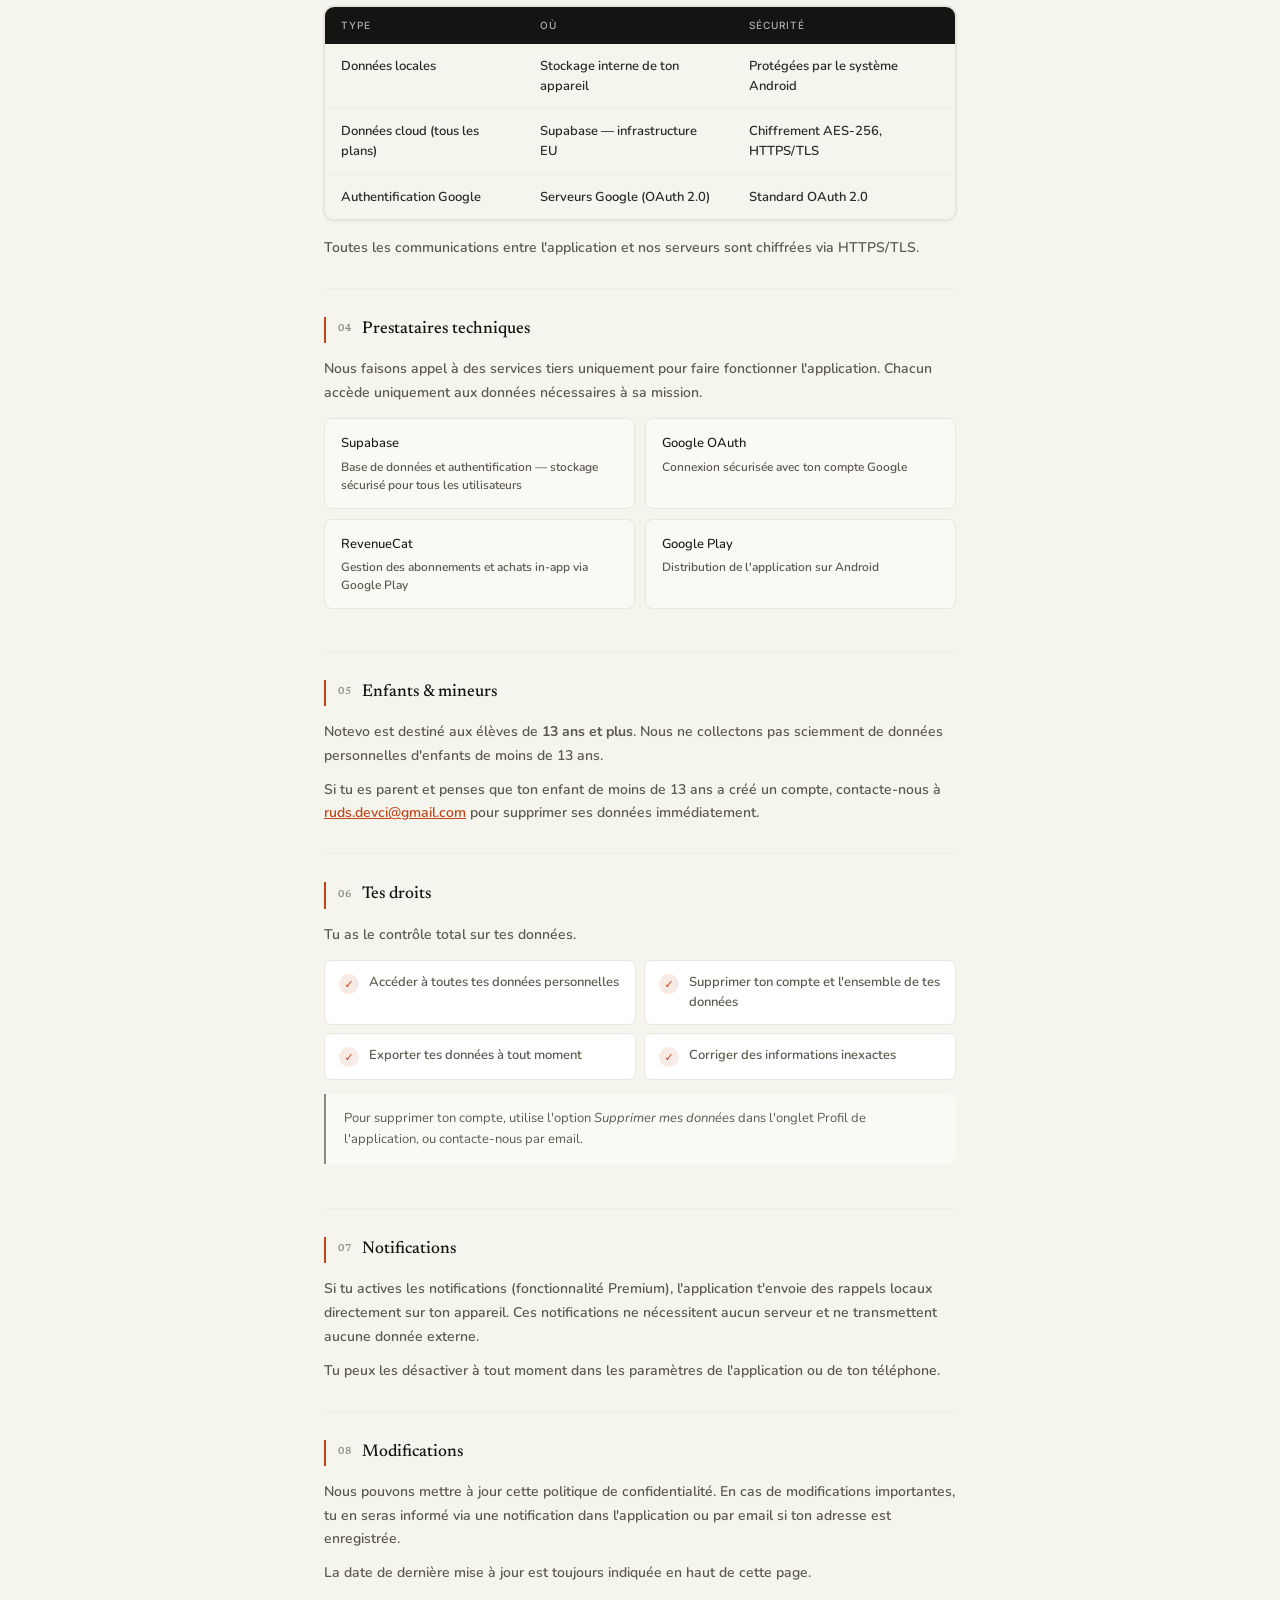
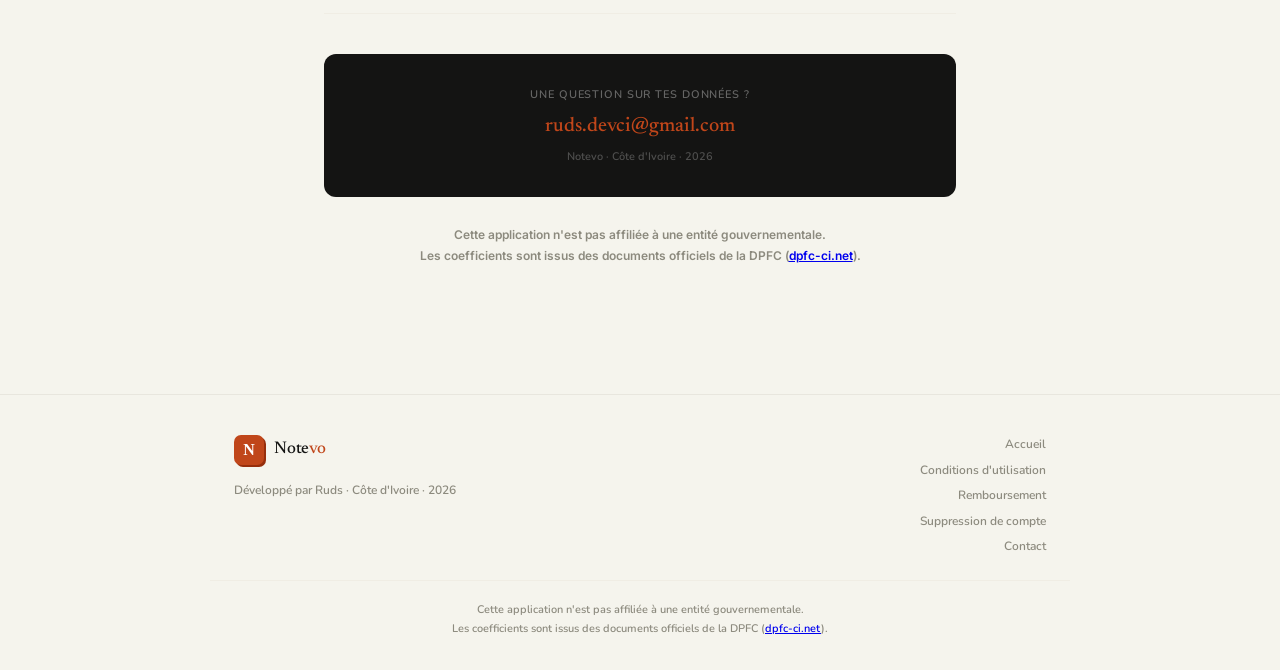
<file: docs/privacy.html>
<!DOCTYPE html>
<html lang="fr">
<head>
  <meta charset="UTF-8"/>
  <meta name="viewport" content="width=device-width, initial-scale=1.0"/>
  <meta name="robots" content="noindex"/>
  <title>Politique de confidentialité · Notevo</title>
  <link rel="preconnect" href="https://fonts.googleapis.com"/>
  <link rel="preconnect" href="https://fonts.gstatic.com" crossorigin/>
  <link href="https://fonts.googleapis.com/css2?family=Newsreader:ital,wght@0,400;0,500;0,600;1,400;1,500&family=Inter:wght@400;500;600&family=Nunito:wght@600;700;800;900&display=swap" rel="stylesheet"/>
  <link rel="stylesheet" href="styles.css"/>
  <style>
    .doc-header {
      padding: 52px 0 40px;
      border-bottom: 1px solid var(--border-cream);
      margin-bottom: 0;
    }
    .doc-header-meta {
      display: flex; align-items: center; gap: 10px; margin-bottom: 20px;
    }
    .doc-updated {
      font-size: 11px; color: var(--mist); font-weight: 400;
    }
    .doc-intro {
      font-size: 15px; color: var(--olive); line-height: 1.7;
      max-width: 600px; margin-top: 14px;
      padding: 18px 20px; background: var(--ivory);
      border: 1px solid var(--border-cream); border-radius: 8px;
    }
    .doc-body { padding: 8px 0 64px; }

    /* Summary table */
    .summary-table-wrap {
      margin: 32px 0;
    }
    .summary-table-wrap .table-wrap thead th:first-child { width: 40%; }

    /* Data flow visual */
    .data-flow {
      display: grid; grid-template-columns: 1fr auto 1fr;
      gap: 0; align-items: center;
      margin: 24px 0; background: white;
      border: 1px solid var(--border-cream); border-radius: 10px;
      overflow: hidden; box-shadow: var(--shadow-ring);
    }
    .flow-cell {
      padding: 20px 18px; text-align: center;
    }
    .flow-cell-dark {
      background: var(--near-black);
      padding: 20px 18px; text-align: center;
    }
    .flow-icon { font-size: 22px; display: block; margin-bottom: 8px; }
    .flow-title {
      font-family: var(--serif); font-size: 14px; font-weight: 500;
      color: var(--near-black); margin-bottom: 4px;
    }
    .flow-title-light { color: white; }
    .flow-sub { font-size: 11px; color: var(--mist); }
    .flow-sub-light { font-size: 11px; color: rgba(255,255,255,.4); }
    .flow-arrow {
      font-size: 18px; color: var(--mist); padding: 0 4px; text-align: center;
    }
    @media (max-width: 540px) {
      .data-flow { grid-template-columns: 1fr; }
      .flow-arrow { transform: rotate(90deg); padding: 4px 0; }
    }

    /* Third-party cards */
    .providers-grid {
      display: grid; grid-template-columns: 1fr 1fr; gap: 10px; margin: 14px 0;
    }
    @media (max-width: 480px) { .providers-grid { grid-template-columns: 1fr; } }
    .provider-card {
      padding: 14px 16px; background: var(--ivory);
      border: 1px solid var(--border-cream); border-radius: 8px;
    }
    .provider-name {
      font-size: 13px; font-weight: 500; color: var(--near-black); margin-bottom: 4px;
    }
    .provider-role { font-size: 12px; color: var(--olive); line-height: 1.5; }

    /* Rights list */
    .rights-grid {
      display: grid; grid-template-columns: 1fr 1fr; gap: 8px; margin: 14px 0;
    }
    @media (max-width: 480px) { .rights-grid { grid-template-columns: 1fr; } }
    .right-item {
      display: flex; align-items: flex-start; gap: 10px;
      padding: 12px 14px; background: white;
      border: 1px solid var(--border-cream); border-radius: 7px;
    }
    .right-check {
      width: 20px; height: 20px; border-radius: 50%; flex-shrink: 0;
      background: var(--brand-tag); color: var(--brand);
      font-size: 11px; font-weight: 600;
      display: flex; align-items: center; justify-content: center; margin-top: 1px;
    }
    .right-text { font-size: 13px; color: var(--olive); line-height: 1.5; }
  </style>
</head>
<body>

<!-- NAV -->
<nav class="topnav">
  <div class="topnav-inner">
    <a href="index.html" class="nav-brand">
      <div class="nav-mark"><span>N</span></div>
      <span class="nav-wordmark">Note<em>vo</em></span>
    </a>
    <div class="nav-links">
      <a href="index.html">Accueil</a>
      <a href="terms.html">Conditions</a>
      <a href="refund.html">Remboursement</a>
      <a href="delete-account.html">Suppression de compte</a>
      <a href="mailto:ruds.devci@gmail.com" class="nav-cta">Contact</a>
    </div>
    <button class="nav-hamburger" onclick="document.querySelector('.nav-mobile').classList.toggle('open')" aria-label="Menu">
      <svg width="18" height="18" viewBox="0 0 24 24" fill="none" stroke="currentColor" stroke-width="2" stroke-linecap="round">
        <line x1="3" y1="6" x2="21" y2="6"/><line x1="3" y1="12" x2="21" y2="12"/><line x1="3" y1="18" x2="21" y2="18"/>
      </svg>
    </button>
  </div>
  <div class="nav-mobile">
    <a href="index.html">Accueil</a>
    <a href="terms.html">Conditions</a>
    <a href="refund.html">Remboursement</a>
    <a href="delete-account.html">Suppression de compte</a>
    <a href="mailto:ruds.devci@gmail.com" class="nav-mobile-cta">Contact</a>
  </div>
</nav>

<div class="page-narrow">

  <!-- HEADER -->
  <header class="doc-header">
    <div class="doc-header-meta">
      <span class="eyebrow-tag">Légal</span>
      <span class="eyebrow-dot">·</span>
      <span class="doc-updated">Dernière mise à jour : juillet 2026</span>
    </div>
    <h1 class="heading-1">Politique de<br/>confidentialité</h1>
    <div class="doc-intro">
      Notevo est conçu pour respecter ta vie privée. Cette page explique exactement quelles données nous collectons, comment nous les utilisons, et quels droits tu as.
    </div>
  </header>

  <!-- BODY -->
  <div class="doc-body">

    <!-- Comment tes données circulent -->
    <div class="doc-section">
      <h2 class="doc-section-title">
        <span class="doc-section-num">00</span>
        En un coup d'œil
      </h2>
      <div class="data-flow">
        <div class="flow-cell">
          <span class="flow-icon" style="display:block;margin-bottom:8px;">
            <svg width="22" height="22" viewBox="0 0 24 24" fill="none" stroke="#C0461A" stroke-width="1.8" stroke-linecap="round" stroke-linejoin="round" style="display:block;margin:0 auto;"><rect x="5" y="2" width="14" height="20" rx="2"/><line x1="12" y1="18" x2="12.01" y2="18"/></svg>
          </span>
          <div class="flow-title">Ton téléphone</div>
          <div class="flow-sub">Le calcul se fait localement. L'app fonctionne même sans connexion.</div>
        </div>
        <div class="flow-arrow">→</div>
        <div class="flow-cell-dark">
          <span class="flow-icon" style="display:block;margin-bottom:8px;">
            <svg width="22" height="22" viewBox="0 0 24 24" fill="none" stroke="rgba(255,255,255,.7)" stroke-width="1.8" stroke-linecap="round" stroke-linejoin="round" style="display:block;margin:0 auto;"><path d="M12 22s8-4 8-10V5l-8-3-8 3v7c0 6 8 10 8 10z"/></svg>
          </span>
          <div class="flow-title flow-title-light">Cloud sécurisé</div>
          <div class="flow-sub flow-sub-light">Tes notes sont sauvegardées sur ton compte Supabase, accessible uniquement par toi.</div>
        </div>
      </div>
      <div class="highlight-ok">
        Un compte est nécessaire pour utiliser Notevo. Tes notes sont <strong>chiffrées et liées à ton identifiant</strong> — personne d'autre ne peut y accéder.
      </div>
    </div>

    <!-- Données collectées -->
    <div class="doc-section">
      <h2 class="doc-section-title">
        <span class="doc-section-num">01</span>
        Données collectées
      </h2>
      <p>Notevo collecte uniquement les données strictement nécessaires à son fonctionnement.</p>

      <div class="summary-table-wrap">
        <div class="table-wrap">
          <table>
            <thead>
              <tr>
                <th>Donnée</th>
                <th>Quand</th>
                <th>Pourquoi</th>
              </tr>
            </thead>
            <tbody>
              <tr>
                <td>Notes saisies &amp; moyennes</td>
                <td><span class="tag">Toujours</span></td>
                <td>Calcul et affichage des résultats</td>
              </tr>
              <tr>
                <td>Niveau scolaire sélectionné</td>
                <td><span class="tag">Toujours</span></td>
                <td>Application des bons coefficients</td>
              </tr>
              <tr>
                <td>Email &amp; nom d'affichage</td>
                <td><span class="tag tag-muted">Si connecté</span></td>
                <td>Identification du compte cloud</td>
              </tr>
              <tr>
                <td>Identifiant de session anonyme</td>
                <td><span class="tag tag-muted">Si connecté</span></td>
                <td>Liaison sécurisée des données cloud</td>
              </tr>
            </tbody>
          </table>
        </div>
      </div>

      <p>Nous ne collectons pas de données de localisation, de contacts, ni aucune donnée de navigation.</p>
    </div>

    <!-- Utilisation -->
    <div class="doc-section">
      <h2 class="doc-section-title">
        <span class="doc-section-num">02</span>
        Utilisation des données
      </h2>
      <p>Tes données servent exclusivement à faire fonctionner l'application pour toi.</p>
      <ul>
        <li>Calculer et afficher tes moyennes scolaires</li>
        <li>Sauvegarder et synchroniser tes notes sur ton compte (tous les plans)</li>
        <li>Accéder à tes notes depuis n'importe quel appareil connecté</li>
        <li>Améliorer l'application via des statistiques anonymes et agrégées</li>
      </ul>
      <div class="highlight-warn" style="margin-top:18px;">
        Nous ne vendons jamais tes données à des tiers. Tes notes scolaires ne sont jamais partagées avec des annonceurs.
      </div>
    </div>

    <!-- Stockage -->
    <div class="doc-section">
      <h2 class="doc-section-title">
        <span class="doc-section-num">03</span>
        Stockage &amp; sécurité
      </h2>
      <div class="table-wrap" style="margin-bottom:16px;">
        <table>
          <thead>
            <tr>
              <th>Type</th>
              <th>Où</th>
              <th>Sécurité</th>
            </tr>
          </thead>
          <tbody>
            <tr>
              <td>Données locales</td>
              <td>Stockage interne de ton appareil</td>
              <td>Protégées par le système Android</td>
            </tr>
            <tr>
              <td>Données cloud (tous les plans)</td>
              <td>Supabase — infrastructure EU</td>
              <td>Chiffrement AES-256, HTTPS/TLS</td>
            </tr>
            <tr>
              <td>Authentification Google</td>
              <td>Serveurs Google (OAuth 2.0)</td>
              <td>Standard OAuth 2.0</td>
            </tr>
          </tbody>
        </table>
      </div>
      <p>Toutes les communications entre l'application et nos serveurs sont chiffrées via HTTPS/TLS.</p>
    </div>

    <!-- Tiers -->
    <div class="doc-section">
      <h2 class="doc-section-title">
        <span class="doc-section-num">04</span>
        Prestataires techniques
      </h2>
      <p>Nous faisons appel à des services tiers uniquement pour faire fonctionner l'application. Chacun accède uniquement aux données nécessaires à sa mission.</p>
      <div class="providers-grid">
        <div class="provider-card">
          <div class="provider-name">Supabase</div>
          <div class="provider-role">Base de données et authentification — stockage sécurisé pour tous les utilisateurs</div>
        </div>
        <div class="provider-card">
          <div class="provider-name">Google OAuth</div>
          <div class="provider-role">Connexion sécurisée avec ton compte Google</div>
        </div>
        <div class="provider-card">
          <div class="provider-name">RevenueCat</div>
          <div class="provider-role">Gestion des abonnements et achats in-app via Google Play</div>
        </div>
        <div class="provider-card">
          <div class="provider-name">Google Play</div>
          <div class="provider-role">Distribution de l'application sur Android</div>
        </div>
      </div>
    </div>

    <!-- Mineurs -->
    <div class="doc-section">
      <h2 class="doc-section-title">
        <span class="doc-section-num">05</span>
        Enfants &amp; mineurs
      </h2>
      <p>
        Notevo est destiné aux élèves de <strong>13 ans et plus</strong>. Nous ne collectons pas sciemment de données personnelles d'enfants de moins de 13 ans.
      </p>
      <p>
        Si tu es parent et penses que ton enfant de moins de 13 ans a créé un compte, contacte-nous à <a href="mailto:ruds.devci@gmail.com" style="color:var(--brand);">ruds.devci@gmail.com</a> pour supprimer ses données immédiatement.
      </p>
    </div>

    <!-- Droits -->
    <div class="doc-section">
      <h2 class="doc-section-title">
        <span class="doc-section-num">06</span>
        Tes droits
      </h2>
      <p>Tu as le contrôle total sur tes données.</p>
      <div class="rights-grid">
        <div class="right-item">
          <div class="right-check">✓</div>
          <div class="right-text">Accéder à toutes tes données personnelles</div>
        </div>
        <div class="right-item">
          <div class="right-check">✓</div>
          <div class="right-text">Supprimer ton compte et l'ensemble de tes données</div>
        </div>
        <div class="right-item">
          <div class="right-check">✓</div>
          <div class="right-text">Exporter tes données à tout moment</div>
        </div>
        <div class="right-item">
          <div class="right-check">✓</div>
          <div class="right-text">Corriger des informations inexactes</div>
        </div>
      </div>
      <div class="highlight-info" style="margin-top:6px;">
        Pour supprimer ton compte, utilise l'option <em>Supprimer mes données</em> dans l'onglet Profil de l'application, ou contacte-nous par email.
      </div>
    </div>

    <!-- Notifications -->
    <div class="doc-section">
      <h2 class="doc-section-title">
        <span class="doc-section-num">07</span>
        Notifications
      </h2>
      <p>
        Si tu actives les notifications (fonctionnalité Premium), l'application t'envoie des rappels locaux directement sur ton appareil. Ces notifications ne nécessitent aucun serveur et ne transmettent aucune donnée externe.
      </p>
      <p>
        Tu peux les désactiver à tout moment dans les paramètres de l'application ou de ton téléphone.
      </p>
    </div>

    <!-- Modifications -->
    <div class="doc-section">
      <h2 class="doc-section-title">
        <span class="doc-section-num">08</span>
        Modifications
      </h2>
      <p>
        Nous pouvons mettre à jour cette politique de confidentialité. En cas de modifications importantes, tu en seras informé via une notification dans l'application ou par email si ton adresse est enregistrée.
      </p>
      <p>La date de dernière mise à jour est toujours indiquée en haut de cette page.</p>
    </div>

    <!-- Contact -->
    <div class="contact-box">
      <p class="contact-box-label">Une question sur tes données ?</p>
      <a href="mailto:ruds.devci@gmail.com">ruds.devci@gmail.com</a>
      <p class="contact-box-sub">Notevo · Côte d'Ivoire · 2026</p>
    </div>

    <p class="caption" style="text-align:center; margin-top:28px; line-height:1.7;">
      Cette application n'est pas affiliée à une entité gouvernementale.<br/>
      Les coefficients sont issus des documents officiels de la DPFC (<a href="https://dpfc-ci.net" target="_blank">dpfc-ci.net</a>).
    </p>

  </div><!-- .doc-body -->
</div><!-- .page-narrow -->

<!-- FOOTER -->
<footer class="site-footer">
  <div class="footer-inner">
    <div>
      <div class="nav-brand" style="margin-bottom:8px;">
        <div class="nav-mark"><span>N</span></div>
        <span class="nav-wordmark">Note<em>vo</em></span>
      </div>
      <p class="footer-meta">Développé par Ruds · Côte d'Ivoire · 2026</p>
    </div>
    <nav class="footer-links-col">
      <a href="index.html">Accueil</a>
      <a href="terms.html">Conditions d'utilisation</a>
      <a href="refund.html">Remboursement</a>
      <a href="delete-account.html">Suppression de compte</a>
      <a href="mailto:ruds.devci@gmail.com">Contact</a>
    </nav>
  </div>
  <div class="footer-disclaimer">
    Cette application n'est pas affiliée à une entité gouvernementale.<br/>
    Les coefficients sont issus des documents officiels de la DPFC (<a href="https://dpfc-ci.net" target="_blank">dpfc-ci.net</a>).
  </div>
</footer>

</body>
</html>
</file>
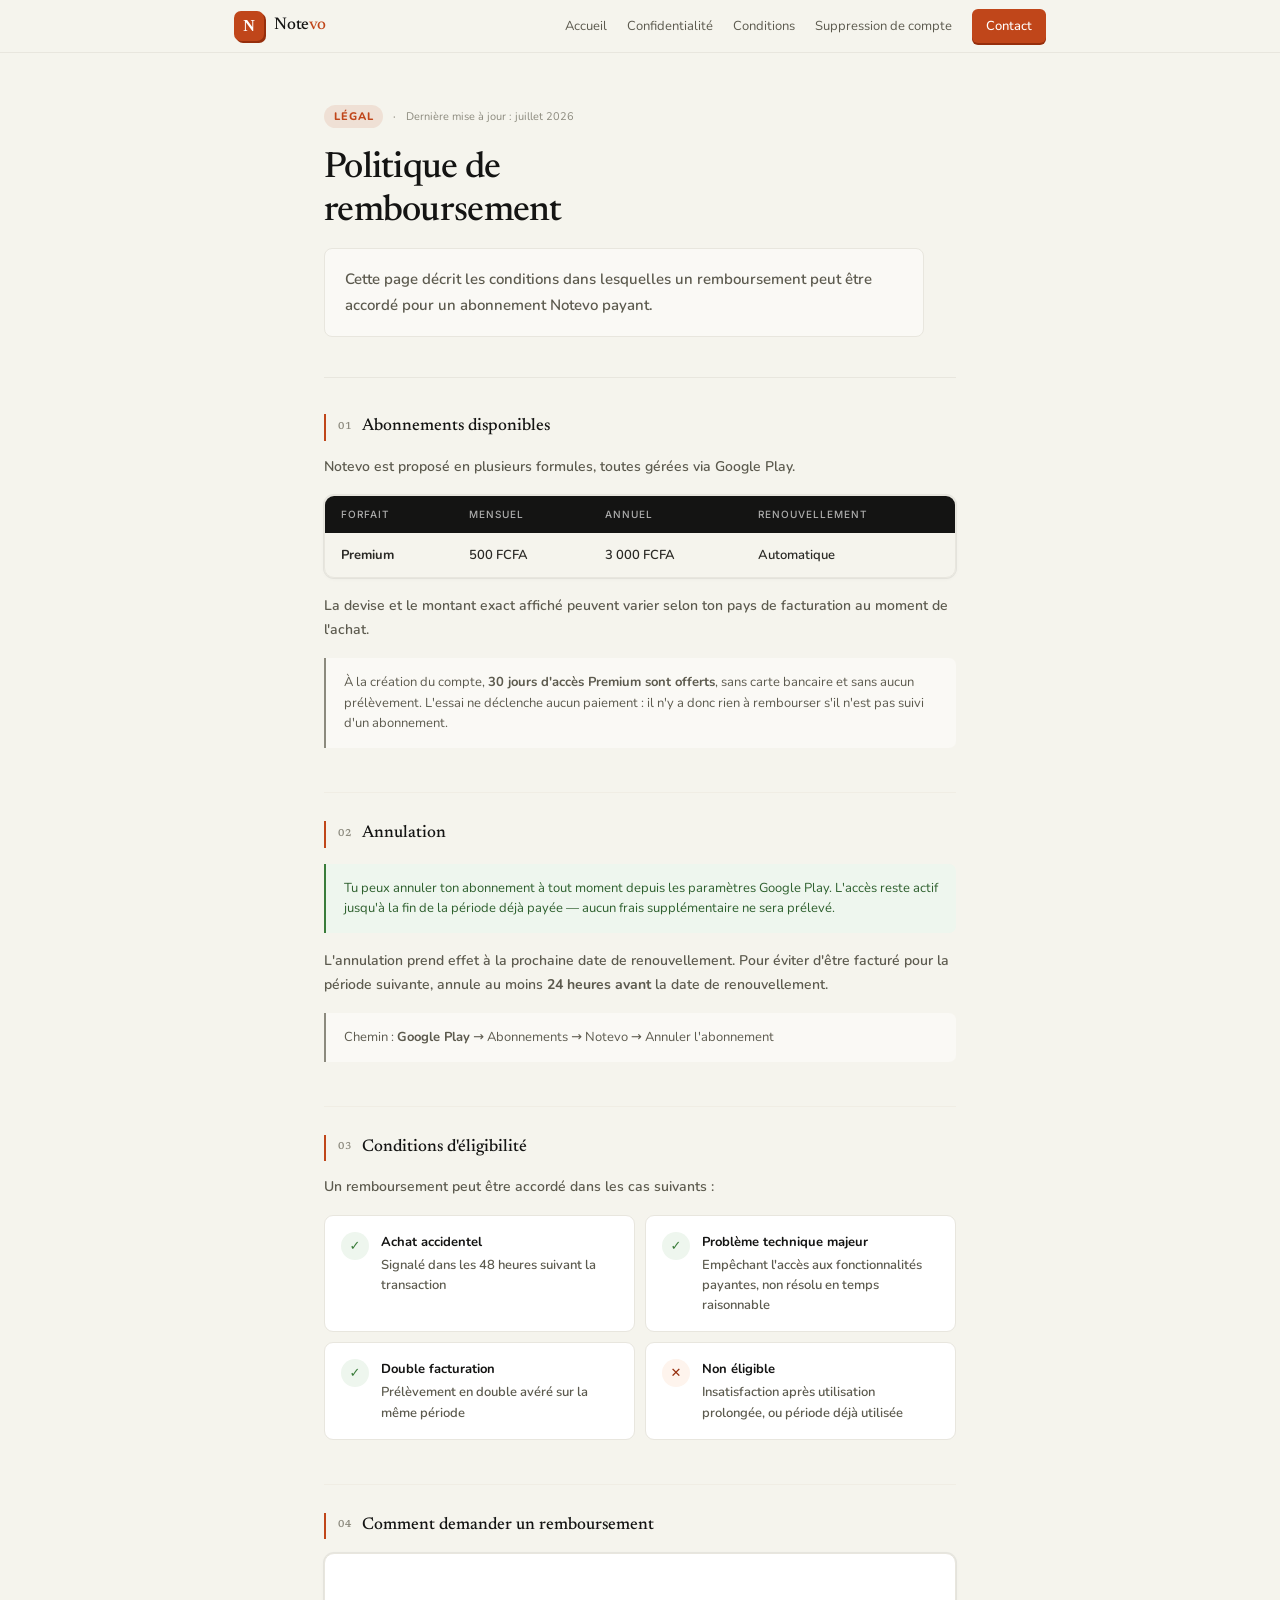
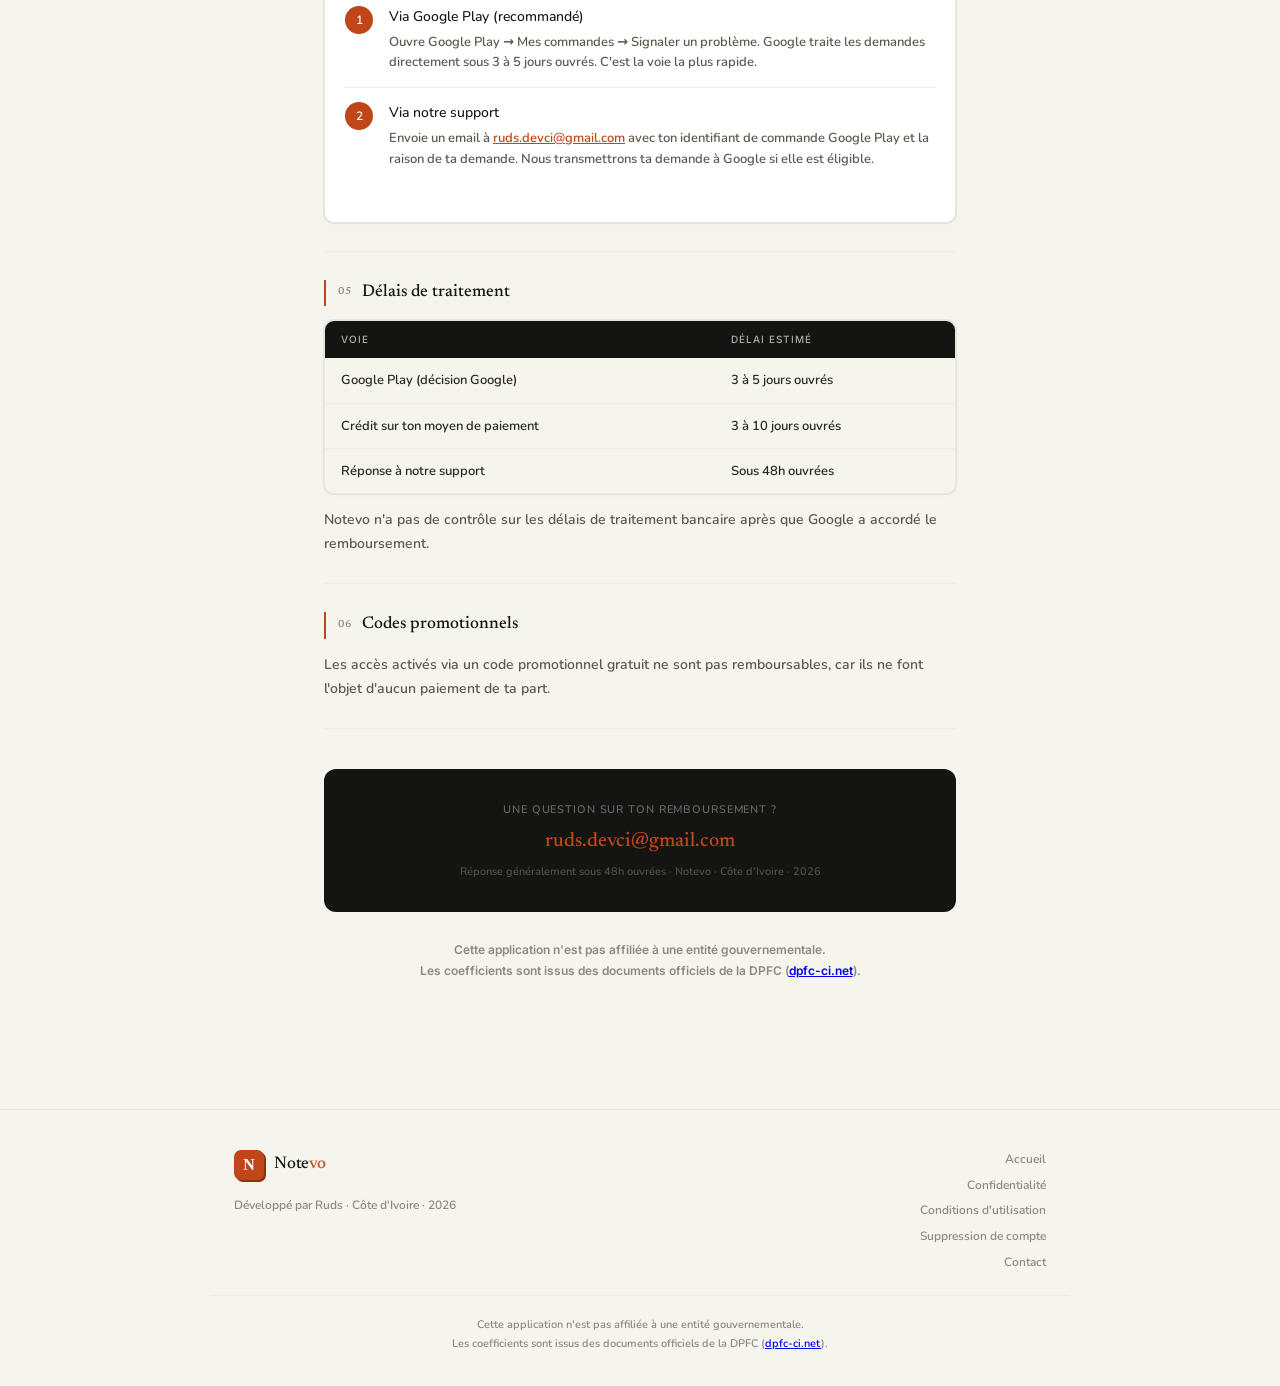
<file: docs/refund.html>
<!DOCTYPE html>
<html lang="fr">
<head>
  <meta charset="UTF-8"/>
  <meta name="viewport" content="width=device-width, initial-scale=1.0"/>
  <meta name="robots" content="noindex"/>
  <title>Politique de remboursement · Notevo</title>
  <link rel="preconnect" href="https://fonts.googleapis.com"/>
  <link rel="preconnect" href="https://fonts.gstatic.com" crossorigin/>
  <link href="https://fonts.googleapis.com/css2?family=Newsreader:ital,wght@0,400;0,500;0,600;1,400;1,500&family=Inter:wght@400;500;600&family=Nunito:wght@600;700;800;900&display=swap" rel="stylesheet"/>
  <link rel="stylesheet" href="styles.css"/>
  <style>
    .doc-header {
      padding: 52px 0 40px;
      border-bottom: 1px solid var(--border-cream);
    }
    .doc-header-meta {
      display: flex; align-items: center; gap: 10px; margin-bottom: 20px;
    }
    .doc-updated { font-size: 11px; color: var(--mist); font-weight: 400; }
    .doc-intro {
      font-size: 15px; color: var(--olive); line-height: 1.7;
      max-width: 600px; margin-top: 14px;
      padding: 18px 20px; background: var(--ivory);
      border: 1px solid var(--border-cream); border-radius: 8px;
    }
    .doc-body { padding: 8px 0 64px; }

    /* Plans pricing table */
    .plans-table-wrap { margin: 16px 0; }

    /* Eligible cases */
    .eligible-grid {
      display: grid; grid-template-columns: 1fr 1fr; gap: 10px; margin: 16px 0;
    }
    @media (max-width: 480px) { .eligible-grid { grid-template-columns: 1fr; } }
    .eligible-card {
      padding: 16px; border-radius: 9px; border: 1px solid var(--border-cream);
      background: white; display: flex; gap: 12px; align-items: flex-start;
    }
    .eligible-icon {
      width: 28px; height: 28px; border-radius: 50%; background: #eef6ee;
      color: #3a7c3a; font-size: 13px; font-weight: 600;
      display: flex; align-items: center; justify-content: center; flex-shrink: 0;
    }
    .eligible-icon.warn { background: #fef4ed; color: var(--brand-d); }
    .eligible-text { font-size: 13px; color: var(--olive); line-height: 1.55; }
    .eligible-text strong { color: var(--near-black); display: block; margin-bottom: 3px; font-size: 13px; }

    /* Timeline */
    .timeline { margin: 16px 0; }
    .timeline-item {
      display: flex; gap: 16px; padding: 14px 0;
      border-bottom: 1px solid var(--border-light); align-items: flex-start;
    }
    .timeline-item:last-child { border-bottom: none; }
    .tl-num {
      width: 28px; height: 28px; border-radius: 50%; flex-shrink: 0;
      background: var(--brand); color: white;
      font-size: 12px; font-weight: 600;
      display: flex; align-items: center; justify-content: center;
    }
    .tl-title {
      font-size: 14px; font-weight: 500; color: var(--near-black); margin-bottom: 4px;
    }
    .tl-desc { font-size: 13px; color: var(--olive); line-height: 1.6; }
  </style>
</head>
<body>

<!-- NAV -->
<nav class="topnav">
  <div class="topnav-inner">
    <a href="index.html" class="nav-brand">
      <div class="nav-mark"><span>N</span></div>
      <span class="nav-wordmark">Note<em>vo</em></span>
    </a>
    <div class="nav-links">
      <a href="index.html">Accueil</a>
      <a href="privacy.html">Confidentialité</a>
      <a href="terms.html">Conditions</a>
      <a href="delete-account.html">Suppression de compte</a>
      <a href="mailto:ruds.devci@gmail.com" class="nav-cta">Contact</a>
    </div>
    <button class="nav-hamburger" onclick="document.querySelector('.nav-mobile').classList.toggle('open')" aria-label="Menu">
      <svg width="18" height="18" viewBox="0 0 24 24" fill="none" stroke="currentColor" stroke-width="2" stroke-linecap="round">
        <line x1="3" y1="6" x2="21" y2="6"/><line x1="3" y1="12" x2="21" y2="12"/><line x1="3" y1="18" x2="21" y2="18"/>
      </svg>
    </button>
  </div>
  <div class="nav-mobile">
    <a href="index.html">Accueil</a>
    <a href="privacy.html">Confidentialité</a>
    <a href="terms.html">Conditions</a>
    <a href="delete-account.html">Suppression de compte</a>
    <a href="mailto:ruds.devci@gmail.com" class="nav-mobile-cta">Contact</a>
  </div>
</nav>

<div class="page-narrow">

  <!-- HEADER -->
  <header class="doc-header">
    <div class="doc-header-meta">
      <span class="eyebrow-tag">Légal</span>
      <span class="eyebrow-dot">·</span>
      <span class="doc-updated">Dernière mise à jour : juillet 2026</span>
    </div>
    <h1 class="heading-1">Politique de<br/>remboursement</h1>
    <div class="doc-intro">
      Cette page décrit les conditions dans lesquelles un remboursement peut être accordé pour un abonnement Notevo payant.
    </div>
  </header>

  <div class="doc-body">

    <!-- Abonnements -->
    <div class="doc-section">
      <h2 class="doc-section-title">
        <span class="doc-section-num">01</span>
        Abonnements disponibles
      </h2>
      <p>Notevo est proposé en plusieurs formules, toutes gérées via Google Play.</p>
      <div class="plans-table-wrap">
        <div class="table-wrap">
          <table>
            <thead>
              <tr>
                <th>Forfait</th>
                <th>Mensuel</th>
                <th>Annuel</th>
                <th>Renouvellement</th>
              </tr>
            </thead>
            <tbody>
              <tr>
                <td><strong>Premium</strong></td>
                <td>500 FCFA</td>
                <td>3 000 FCFA</td>
                <td>Automatique</td>
              </tr>
            </tbody>
          </table>
        </div>
      </div>
      <p>La devise et le montant exact affiché peuvent varier selon ton pays de facturation au moment de l'achat.</p>
      <div class="highlight-info">
        À la création du compte, <strong>30 jours d'accès Premium sont offerts</strong>, sans carte bancaire et sans aucun prélèvement. L'essai ne déclenche aucun paiement : il n'y a donc rien à rembourser s'il n'est pas suivi d'un abonnement.
      </div>
    </div>

    <!-- Annulation -->
    <div class="doc-section">
      <h2 class="doc-section-title">
        <span class="doc-section-num">02</span>
        Annulation
      </h2>
      <div class="highlight-ok">
        Tu peux annuler ton abonnement à tout moment depuis les paramètres Google Play. L'accès reste actif jusqu'à la fin de la période déjà payée — aucun frais supplémentaire ne sera prélevé.
      </div>
      <p>L'annulation prend effet à la prochaine date de renouvellement. Pour éviter d'être facturé pour la période suivante, annule au moins <strong>24 heures avant</strong> la date de renouvellement.</p>
      <div class="highlight-info">
        Chemin : <strong>Google Play</strong> → Abonnements → Notevo → Annuler l'abonnement
      </div>
    </div>

    <!-- Éligibilité -->
    <div class="doc-section">
      <h2 class="doc-section-title">
        <span class="doc-section-num">03</span>
        Conditions d'éligibilité
      </h2>
      <p>Un remboursement peut être accordé dans les cas suivants :</p>
      <div class="eligible-grid">
        <div class="eligible-card">
          <div class="eligible-icon">✓</div>
          <div class="eligible-text">
            <strong>Achat accidentel</strong>
            Signalé dans les 48 heures suivant la transaction
          </div>
        </div>
        <div class="eligible-card">
          <div class="eligible-icon">✓</div>
          <div class="eligible-text">
            <strong>Problème technique majeur</strong>
            Empêchant l'accès aux fonctionnalités payantes, non résolu en temps raisonnable
          </div>
        </div>
        <div class="eligible-card">
          <div class="eligible-icon">✓</div>
          <div class="eligible-text">
            <strong>Double facturation</strong>
            Prélèvement en double avéré sur la même période
          </div>
        </div>
        <div class="eligible-card">
          <div class="eligible-icon warn">✕</div>
          <div class="eligible-text">
            <strong>Non éligible</strong>
            Insatisfaction après utilisation prolongée, ou période déjà utilisée
          </div>
        </div>
      </div>
    </div>

    <!-- Comment demander -->
    <div class="doc-section">
      <h2 class="doc-section-title">
        <span class="doc-section-num">04</span>
        Comment demander un remboursement
      </h2>
      <div class="card" style="margin-bottom:0;">
        <div class="timeline">
          <div class="timeline-item">
            <div class="tl-num">1</div>
            <div>
              <div class="tl-title">Via Google Play (recommandé)</div>
              <div class="tl-desc">
                Ouvre Google Play → Mes commandes → Signaler un problème. Google traite les demandes directement sous 3 à 5 jours ouvrés. C'est la voie la plus rapide.
              </div>
            </div>
          </div>
          <div class="timeline-item">
            <div class="tl-num">2</div>
            <div>
              <div class="tl-title">Via notre support</div>
              <div class="tl-desc">
                Envoie un email à <a href="mailto:ruds.devci@gmail.com" style="color:var(--brand);">ruds.devci@gmail.com</a> avec ton identifiant de commande Google Play et la raison de ta demande. Nous transmettrons ta demande à Google si elle est éligible.
              </div>
            </div>
          </div>
        </div>
      </div>
    </div>

    <!-- Délais -->
    <div class="doc-section">
      <h2 class="doc-section-title">
        <span class="doc-section-num">05</span>
        Délais de traitement
      </h2>
      <div class="table-wrap">
        <table>
          <thead>
            <tr>
              <th>Voie</th>
              <th>Délai estimé</th>
            </tr>
          </thead>
          <tbody>
            <tr>
              <td>Google Play (décision Google)</td>
              <td>3 à 5 jours ouvrés</td>
            </tr>
            <tr>
              <td>Crédit sur ton moyen de paiement</td>
              <td>3 à 10 jours ouvrés</td>
            </tr>
            <tr>
              <td>Réponse à notre support</td>
              <td>Sous 48h ouvrées</td>
            </tr>
          </tbody>
        </table>
      </div>
      <p style="margin-top:14px;">Notevo n'a pas de contrôle sur les délais de traitement bancaire après que Google a accordé le remboursement.</p>
    </div>

    <!-- Codes promo -->
    <div class="doc-section">
      <h2 class="doc-section-title">
        <span class="doc-section-num">06</span>
        Codes promotionnels
      </h2>
      <p>Les accès activés via un code promotionnel gratuit ne sont pas remboursables, car ils ne font l'objet d'aucun paiement de ta part.</p>
    </div>

    <!-- Contact -->
    <div class="contact-box">
      <p class="contact-box-label">Une question sur ton remboursement ?</p>
      <a href="mailto:ruds.devci@gmail.com">ruds.devci@gmail.com</a>
      <p class="contact-box-sub">Réponse généralement sous 48h ouvrées · Notevo · Côte d'Ivoire · 2026</p>
    </div>

    <p class="caption" style="text-align:center; margin-top:28px; line-height:1.7;">
      Cette application n'est pas affiliée à une entité gouvernementale.<br/>
      Les coefficients sont issus des documents officiels de la DPFC (<a href="https://dpfc-ci.net" target="_blank">dpfc-ci.net</a>).
    </p>

  </div>
</div><!-- .page-narrow -->

<!-- FOOTER -->
<footer class="site-footer">
  <div class="footer-inner">
    <div>
      <div class="nav-brand" style="margin-bottom:8px;">
        <div class="nav-mark"><span>N</span></div>
        <span class="nav-wordmark">Note<em>vo</em></span>
      </div>
      <p class="footer-meta">Développé par Ruds · Côte d'Ivoire · 2026</p>
    </div>
    <nav class="footer-links-col">
      <a href="index.html">Accueil</a>
      <a href="privacy.html">Confidentialité</a>
      <a href="terms.html">Conditions d'utilisation</a>
      <a href="delete-account.html">Suppression de compte</a>
      <a href="mailto:ruds.devci@gmail.com">Contact</a>
    </nav>
  </div>
  <div class="footer-disclaimer">
    Cette application n'est pas affiliée à une entité gouvernementale.<br/>
    Les coefficients sont issus des documents officiels de la DPFC (<a href="https://dpfc-ci.net" target="_blank">dpfc-ci.net</a>).
  </div>
</footer>

</body>
</html>
</file>
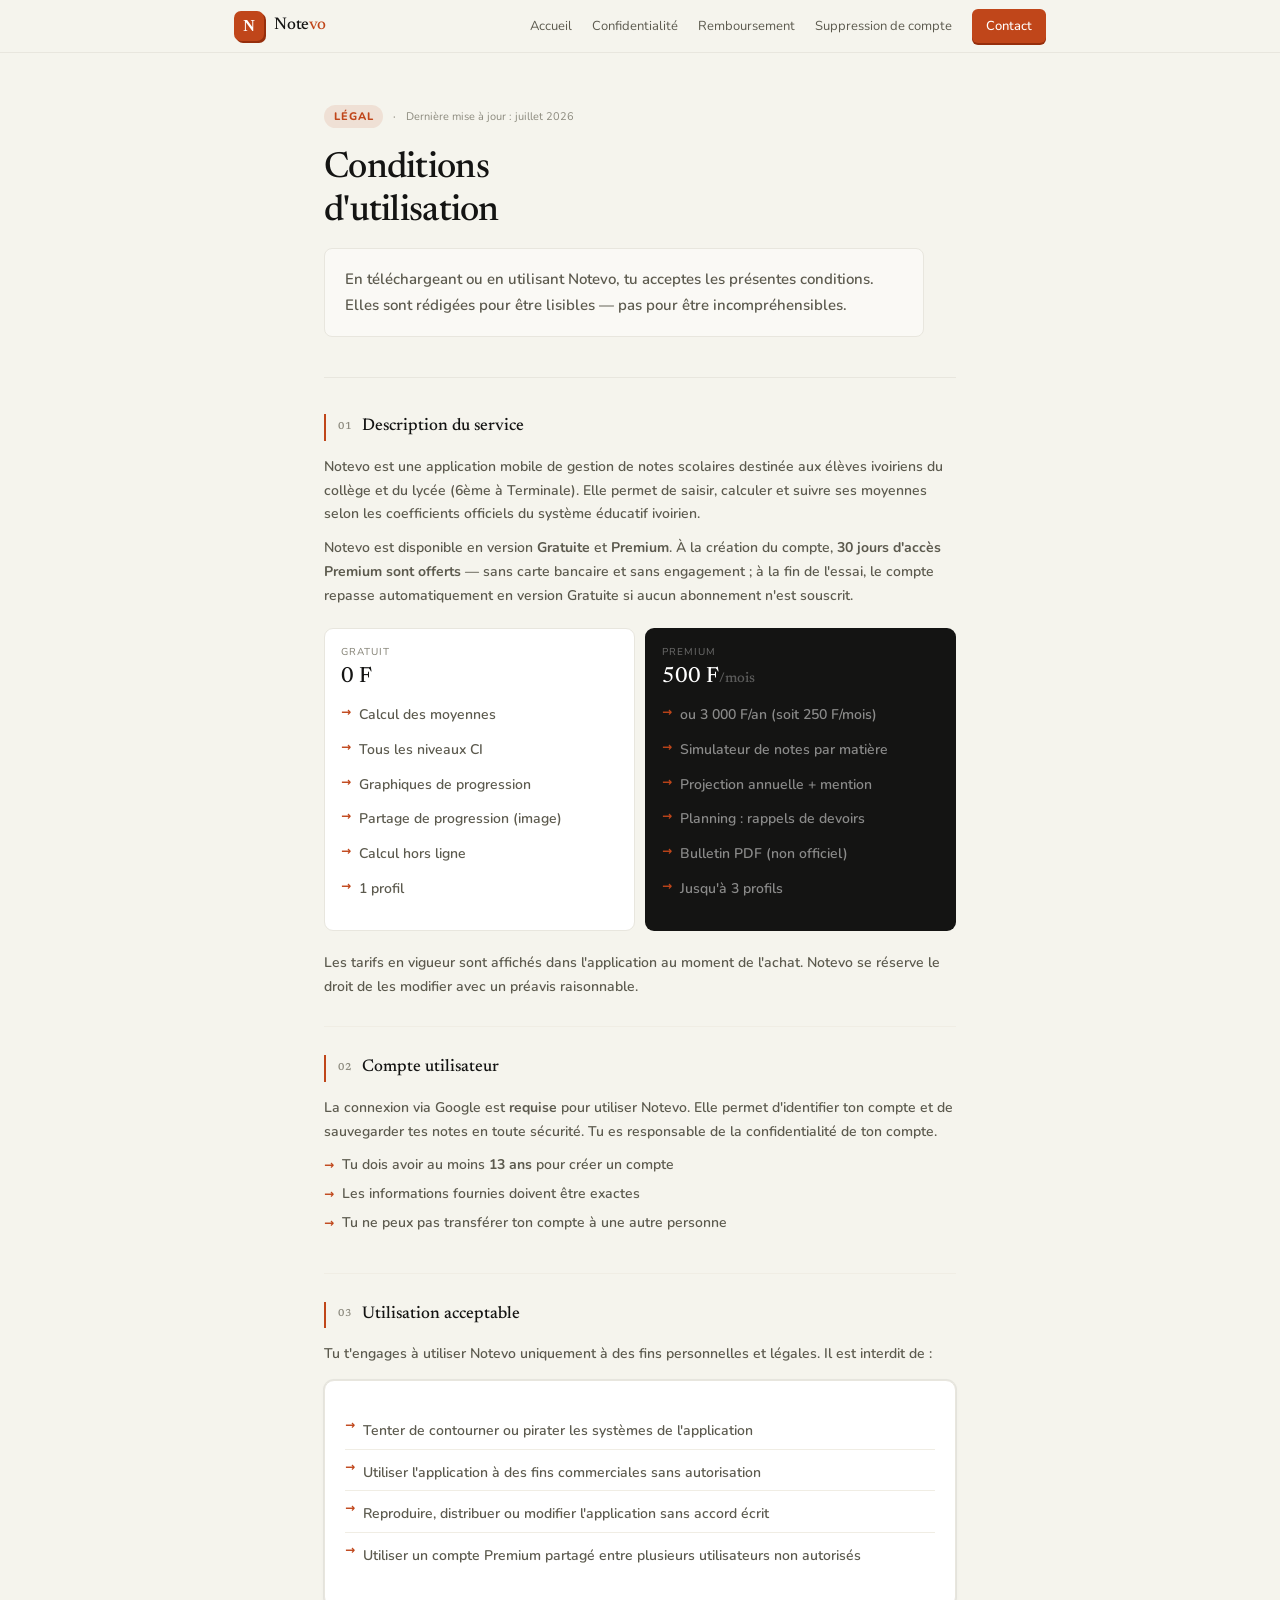
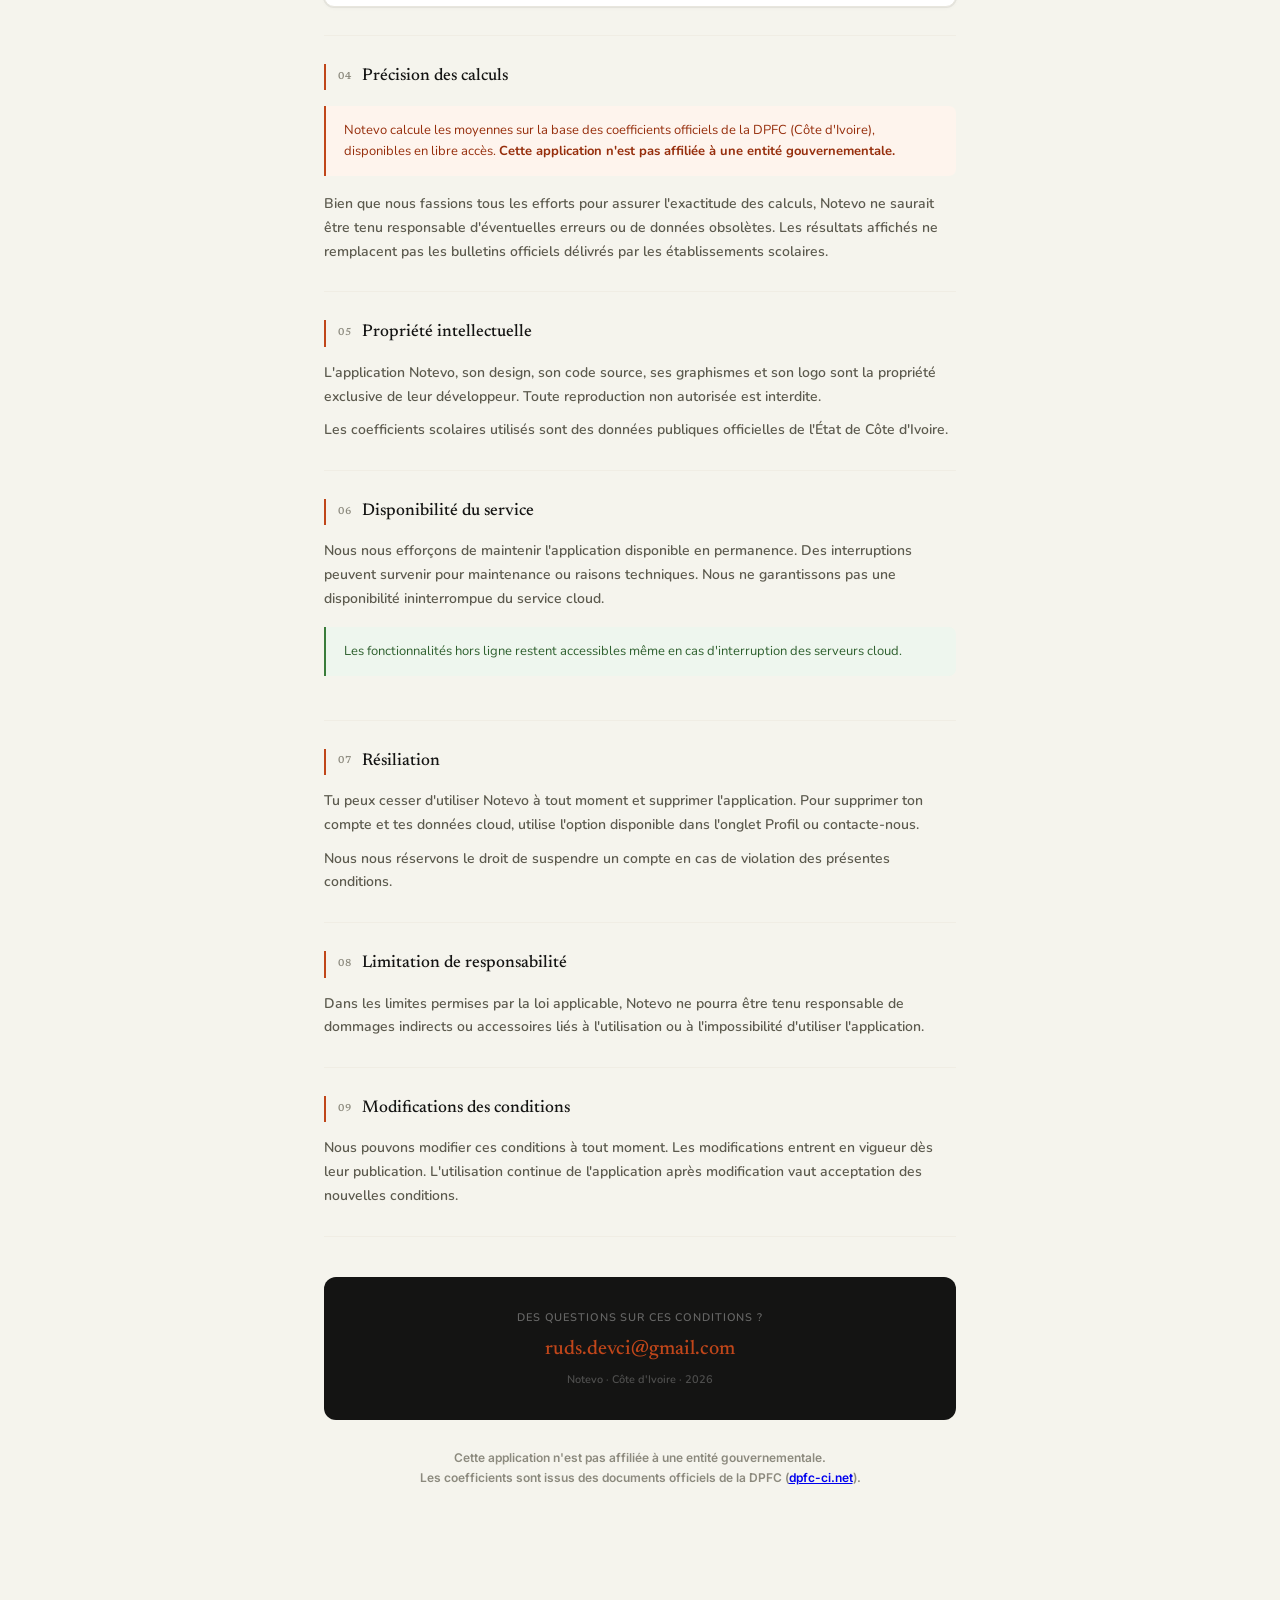
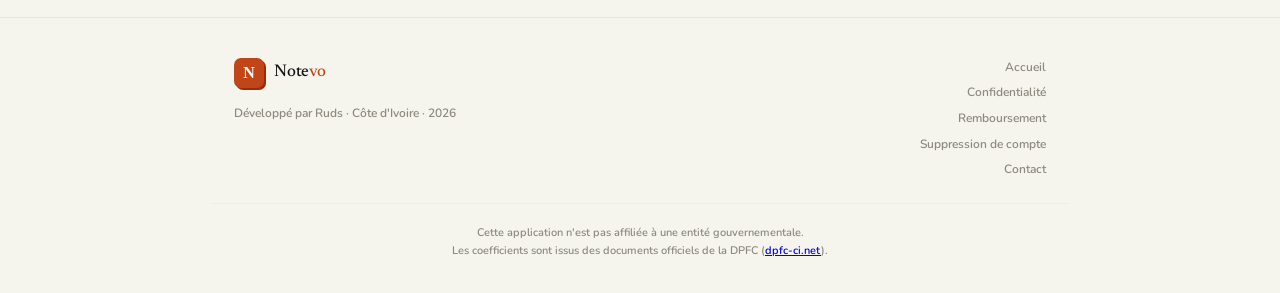
<file: docs/terms.html>
<!DOCTYPE html>
<html lang="fr">
<head>
  <meta charset="UTF-8"/>
  <meta name="viewport" content="width=device-width, initial-scale=1.0"/>
  <meta name="robots" content="noindex"/>
  <title>Conditions d'utilisation · Notevo</title>
  <link rel="preconnect" href="https://fonts.googleapis.com"/>
  <link rel="preconnect" href="https://fonts.gstatic.com" crossorigin/>
  <link href="https://fonts.googleapis.com/css2?family=Newsreader:ital,wght@0,400;0,500;0,600;1,400;1,500&family=Inter:wght@400;500;600&family=Nunito:wght@600;700;800;900&display=swap" rel="stylesheet"/>
  <link rel="stylesheet" href="styles.css"/>
  <style>
    .doc-header {
      padding: 52px 0 40px;
      border-bottom: 1px solid var(--border-cream);
    }
    .doc-header-meta {
      display: flex; align-items: center; gap: 10px; margin-bottom: 20px;
    }
    .doc-updated { font-size: 11px; color: var(--mist); font-weight: 400; }
    .doc-intro {
      font-size: 15px; color: var(--olive); line-height: 1.7;
      max-width: 600px; margin-top: 14px;
      padding: 18px 20px; background: var(--ivory);
      border: 1px solid var(--border-cream); border-radius: 8px;
    }
    .doc-body { padding: 8px 0 64px; }

    /* Plan comparison */
    .plan-compare {
      display: grid; grid-template-columns: 1fr 1fr; gap: 10px; margin: 20px 0;
    }
    @media (max-width: 540px) { .plan-compare { grid-template-columns: 1fr; } }
    .plan-compare-card {
      padding: 16px; border-radius: 9px;
      border: 1px solid var(--border-cream); background: white;
    }
    .plan-compare-card.is-prem {
      background: var(--near-black); border-color: transparent;
    }
    .pcc-name {
      font-size: 10px; font-weight: 500; text-transform: uppercase;
      letter-spacing: .1em; color: var(--mist); margin-bottom: 6px;
    }
    .is-prem .pcc-name { color: rgba(255,255,255,.35); }
    .pcc-price {
      font-family: var(--serif); font-size: 22px; font-weight: 500;
      color: var(--near-black); margin-bottom: 12px; line-height: 1;
    }
    .is-prem .pcc-price { color: white; }
    .pcc-list { list-style: none; }
    .pcc-list li {
      font-size: 12px; color: var(--olive); padding: 3px 0 3px 16px;
      position: relative; line-height: 1.45;
    }
    .is-prem .pcc-list li { color: rgba(255,255,255,.5); }
    .pcc-list li::before {
      content: '✓'; position: absolute; left: 0;
      color: var(--brand); font-size: 10px; top: 4px;
    }

    /* Forbidden list */
    .forbidden-list { list-style: none; }
    .forbidden-list li {
      font-size: 14px; color: var(--olive); line-height: 1.7;
      padding: 6px 0 6px 20px; position: relative;
      border-bottom: 1px solid var(--border-light);
    }
    .forbidden-list li:last-child { border-bottom: none; }
    .forbidden-list li::before {
      content: '✕'; position: absolute; left: 0;
      color: var(--brand); font-size: 11px; top: 8px;
    }
  </style>
</head>
<body>

<!-- NAV -->
<nav class="topnav">
  <div class="topnav-inner">
    <a href="index.html" class="nav-brand">
      <div class="nav-mark"><span>N</span></div>
      <span class="nav-wordmark">Note<em>vo</em></span>
    </a>
    <div class="nav-links">
      <a href="index.html">Accueil</a>
      <a href="privacy.html">Confidentialité</a>
      <a href="refund.html">Remboursement</a>
      <a href="delete-account.html">Suppression de compte</a>
      <a href="mailto:ruds.devci@gmail.com" class="nav-cta">Contact</a>
    </div>
    <button class="nav-hamburger" onclick="document.querySelector('.nav-mobile').classList.toggle('open')" aria-label="Menu">
      <svg width="18" height="18" viewBox="0 0 24 24" fill="none" stroke="currentColor" stroke-width="2" stroke-linecap="round">
        <line x1="3" y1="6" x2="21" y2="6"/><line x1="3" y1="12" x2="21" y2="12"/><line x1="3" y1="18" x2="21" y2="18"/>
      </svg>
    </button>
  </div>
  <div class="nav-mobile">
    <a href="index.html">Accueil</a>
    <a href="privacy.html">Confidentialité</a>
    <a href="refund.html">Remboursement</a>
    <a href="delete-account.html">Suppression de compte</a>
    <a href="mailto:ruds.devci@gmail.com" class="nav-mobile-cta">Contact</a>
  </div>
</nav>

<div class="page-narrow">

  <!-- HEADER -->
  <header class="doc-header">
    <div class="doc-header-meta">
      <span class="eyebrow-tag">Légal</span>
      <span class="eyebrow-dot">·</span>
      <span class="doc-updated">Dernière mise à jour : juillet 2026</span>
    </div>
    <h1 class="heading-1">Conditions<br/>d'utilisation</h1>
    <div class="doc-intro">
      En téléchargeant ou en utilisant Notevo, tu acceptes les présentes conditions. Elles sont rédigées pour être lisibles — pas pour être incompréhensibles.
    </div>
  </header>

  <div class="doc-body">

    <!-- Description -->
    <div class="doc-section">
      <h2 class="doc-section-title">
        <span class="doc-section-num">01</span>
        Description du service
      </h2>
      <p>
        Notevo est une application mobile de gestion de notes scolaires destinée aux élèves ivoiriens du collège et du lycée (6ème à Terminale). Elle permet de saisir, calculer et suivre ses moyennes selon les coefficients officiels du système éducatif ivoirien.
      </p>
      <p>
        Notevo est disponible en version <strong>Gratuite</strong> et <strong>Premium</strong>. À la création du compte, <strong>30 jours d'accès Premium sont offerts</strong> — sans carte bancaire et sans engagement ; à la fin de l'essai, le compte repasse automatiquement en version Gratuite si aucun abonnement n'est souscrit.
      </p>

      <div class="plan-compare">
        <div class="plan-compare-card">
          <div class="pcc-name">Gratuit</div>
          <div class="pcc-price">0 F</div>
          <ul class="pcc-list">
            <li>Calcul des moyennes</li>
            <li>Tous les niveaux CI</li>
            <li>Graphiques de progression</li>
            <li>Partage de progression (image)</li>
            <li>Calcul hors ligne</li>
            <li>1 profil</li>
          </ul>
        </div>
        <div class="plan-compare-card is-prem">
          <div class="pcc-name">Premium</div>
          <div class="pcc-price">500 F<span style="font-size:14px;color:rgba(255,255,255,.3);">/mois</span></div>
          <ul class="pcc-list">
            <li>ou 3 000 F/an (soit 250 F/mois)</li>
            <li>Simulateur de notes par matière</li>
            <li>Projection annuelle + mention</li>
            <li>Planning : rappels de devoirs</li>
            <li>Bulletin PDF (non officiel)</li>
            <li>Jusqu'à 3 profils</li>
          </ul>
        </div>
      </div>

      <p>Les tarifs en vigueur sont affichés dans l'application au moment de l'achat. Notevo se réserve le droit de les modifier avec un préavis raisonnable.</p>
    </div>

    <!-- Compte -->
    <div class="doc-section">
      <h2 class="doc-section-title">
        <span class="doc-section-num">02</span>
        Compte utilisateur
      </h2>
      <p>La connexion via Google est <strong>requise</strong> pour utiliser Notevo. Elle permet d'identifier ton compte et de sauvegarder tes notes en toute sécurité. Tu es responsable de la confidentialité de ton compte.</p>
      <ul>
        <li>Tu dois avoir au moins <strong>13 ans</strong> pour créer un compte</li>
        <li>Les informations fournies doivent être exactes</li>
        <li>Tu ne peux pas transférer ton compte à une autre personne</li>
      </ul>
    </div>

    <!-- Utilisation acceptable -->
    <div class="doc-section">
      <h2 class="doc-section-title">
        <span class="doc-section-num">03</span>
        Utilisation acceptable
      </h2>
      <p>Tu t'engages à utiliser Notevo uniquement à des fins personnelles et légales. Il est interdit de :</p>
      <div class="card" style="margin-top:14px;">
        <ul class="forbidden-list">
          <li>Tenter de contourner ou pirater les systèmes de l'application</li>
          <li>Utiliser l'application à des fins commerciales sans autorisation</li>
          <li>Reproduire, distribuer ou modifier l'application sans accord écrit</li>
          <li>Utiliser un compte Premium partagé entre plusieurs utilisateurs non autorisés</li>
        </ul>
      </div>
    </div>

    <!-- Précision calculs -->
    <div class="doc-section">
      <h2 class="doc-section-title">
        <span class="doc-section-num">04</span>
        Précision des calculs
      </h2>
      <div class="highlight-warn">
        Notevo calcule les moyennes sur la base des coefficients officiels de la DPFC (Côte d'Ivoire), disponibles en libre accès. <strong>Cette application n'est pas affiliée à une entité gouvernementale.</strong>
      </div>
      <p>
        Bien que nous fassions tous les efforts pour assurer l'exactitude des calculs, Notevo ne saurait être tenu responsable d'éventuelles erreurs ou de données obsolètes. Les résultats affichés ne remplacent pas les bulletins officiels délivrés par les établissements scolaires.
      </p>
    </div>

    <!-- Propriété intellectuelle -->
    <div class="doc-section">
      <h2 class="doc-section-title">
        <span class="doc-section-num">05</span>
        Propriété intellectuelle
      </h2>
      <p>L'application Notevo, son design, son code source, ses graphismes et son logo sont la propriété exclusive de leur développeur. Toute reproduction non autorisée est interdite.</p>
      <p>Les coefficients scolaires utilisés sont des données publiques officielles de l'État de Côte d'Ivoire.</p>
    </div>

    <!-- Disponibilité -->
    <div class="doc-section">
      <h2 class="doc-section-title">
        <span class="doc-section-num">06</span>
        Disponibilité du service
      </h2>
      <p>Nous nous efforçons de maintenir l'application disponible en permanence. Des interruptions peuvent survenir pour maintenance ou raisons techniques. Nous ne garantissons pas une disponibilité ininterrompue du service cloud.</p>
      <div class="highlight-ok">
        Les fonctionnalités hors ligne restent accessibles même en cas d'interruption des serveurs cloud.
      </div>
    </div>

    <!-- Résiliation -->
    <div class="doc-section">
      <h2 class="doc-section-title">
        <span class="doc-section-num">07</span>
        Résiliation
      </h2>
      <p>Tu peux cesser d'utiliser Notevo à tout moment et supprimer l'application. Pour supprimer ton compte et tes données cloud, utilise l'option disponible dans l'onglet Profil ou contacte-nous.</p>
      <p>Nous nous réservons le droit de suspendre un compte en cas de violation des présentes conditions.</p>
    </div>

    <!-- Limitation -->
    <div class="doc-section">
      <h2 class="doc-section-title">
        <span class="doc-section-num">08</span>
        Limitation de responsabilité
      </h2>
      <p>Dans les limites permises par la loi applicable, Notevo ne pourra être tenu responsable de dommages indirects ou accessoires liés à l'utilisation ou à l'impossibilité d'utiliser l'application.</p>
    </div>

    <!-- Modifications -->
    <div class="doc-section">
      <h2 class="doc-section-title">
        <span class="doc-section-num">09</span>
        Modifications des conditions
      </h2>
      <p>Nous pouvons modifier ces conditions à tout moment. Les modifications entrent en vigueur dès leur publication. L'utilisation continue de l'application après modification vaut acceptation des nouvelles conditions.</p>
    </div>

    <!-- Contact -->
    <div class="contact-box">
      <p class="contact-box-label">Des questions sur ces conditions ?</p>
      <a href="mailto:ruds.devci@gmail.com">ruds.devci@gmail.com</a>
      <p class="contact-box-sub">Notevo · Côte d'Ivoire · 2026</p>
    </div>

    <p class="caption" style="text-align:center; margin-top:28px; line-height:1.7;">
      Cette application n'est pas affiliée à une entité gouvernementale.<br/>
      Les coefficients sont issus des documents officiels de la DPFC (<a href="https://dpfc-ci.net" target="_blank">dpfc-ci.net</a>).
    </p>

  </div>
</div><!-- .page-narrow -->

<!-- FOOTER -->
<footer class="site-footer">
  <div class="footer-inner">
    <div>
      <div class="nav-brand" style="margin-bottom:8px;">
        <div class="nav-mark"><span>N</span></div>
        <span class="nav-wordmark">Note<em>vo</em></span>
      </div>
      <p class="footer-meta">Développé par Ruds · Côte d'Ivoire · 2026</p>
    </div>
    <nav class="footer-links-col">
      <a href="index.html">Accueil</a>
      <a href="privacy.html">Confidentialité</a>
      <a href="refund.html">Remboursement</a>
      <a href="delete-account.html">Suppression de compte</a>
      <a href="mailto:ruds.devci@gmail.com">Contact</a>
    </nav>
  </div>
  <div class="footer-disclaimer">
    Cette application n'est pas affiliée à une entité gouvernementale.<br/>
    Les coefficients sont issus des documents officiels de la DPFC (<a href="https://dpfc-ci.net" target="_blank">dpfc-ci.net</a>).
  </div>
</footer>

</body>
</html>
</file>
<file: docs/styles.css>
/* ══════════════════════════════════════════════════════════════
   NOTEVO · KAMI DESIGN SYSTEM
   Warm parchment canvas — single brand accent — Nunito-led UI
   ══════════════════════════════════════════════════════════════ */

/* ── DESIGN TOKENS ─────────────────────────────────────────── */
:root {
  /* Palette */
  --parchment:      #f5f4ed;
  --ivory:          #faf9f5;
  --ivory-dark:     #f0ede4;
  --brand:          #C0461A;
  --brand-d:        #962E0C;
  --brand-muted:    rgba(192, 70, 26, 0.10);
  --brand-tag:      rgba(192, 70, 26, 0.11);
  --near-black:     #141413;
  --ink:            #2a2925;
  --olive:          #5c5a4e;
  --mist:           #8c8a7e;
  --border-cream:   #e8e6de;
  --border-light:   #f0ede4;

  /* Typography */
  --serif:   'Newsreader', Georgia, 'Times New Roman', serif;
  --sans:    'Inter', system-ui, -apple-system, sans-serif;
  --rounded: 'Nunito', system-ui, sans-serif;

  /* Notebook line texture — same as app */
  --notebook: repeating-linear-gradient(
    to bottom,
    transparent 0px, transparent 27px,
    rgba(168,158,140,.07) 27px, rgba(168,158,140,.07) 28px
  );

  /* Shadows — no hard shadows, ring + whisper only */
  --shadow-ring:    0 0 0 1px rgba(20,20,19,0.06), 0 1px 4px rgba(20,20,19,0.04);
  --shadow-lift:    0 0 0 1px rgba(20,20,19,0.07), 0 4px 20px rgba(20,20,19,0.08);
  --shadow-float:   0 0 0 1px rgba(20,20,19,0.06), 0 8px 32px rgba(20,20,19,0.10);
}

/* ── RESET ───────────────────────────────────────────────────── */
*, *::before, *::after { box-sizing: border-box; margin: 0; padding: 0; }
html { scroll-behavior: smooth; }

body {
  font-family: var(--rounded);
  background: var(--parchment);
  color: var(--ink);
  -webkit-font-smoothing: antialiased;
  -moz-osx-font-smoothing: grayscale;
  line-height: 1.55;
  font-size: 15px;
  font-weight: 600;
}

/* ── LAYOUT ──────────────────────────────────────────────────── */
.page { max-width: 860px; margin: 0 auto; padding: 0 24px; }
.page-narrow { max-width: 680px; margin: 0 auto; padding: 0 24px; }

/* ── NAVIGATION ──────────────────────────────────────────────── */
.topnav {
  position: sticky; top: 0; z-index: 100;
  background: rgba(245,244,237,0.94);
  backdrop-filter: blur(14px);
  -webkit-backdrop-filter: blur(14px);
  border-bottom: 1px solid var(--border-cream);
}
.topnav-inner {
  max-width: 860px; margin: 0 auto; padding: 0 24px;
  display: flex; align-items: center; justify-content: space-between;
  height: 52px;
}
.nav-brand {
  display: inline-flex; align-items: center; gap: 10px; text-decoration: none;
}
.nav-mark {
  width: 30px; height: 30px; border-radius: 7px;
  background: var(--brand); flex-shrink: 0;
  display: flex; align-items: center; justify-content: center;
  box-shadow: 2px 2px 0 var(--brand-d);
}
.nav-mark span {
  font-family: Georgia, serif; font-size: 16px; font-weight: 600;
  color: white; line-height: 1; user-select: none;
}
.nav-wordmark {
  font-family: var(--serif); font-size: 17px; font-weight: 500;
  color: var(--near-black); letter-spacing: -0.01em;
}
.nav-wordmark em { color: var(--brand); font-style: normal; }

.nav-links { display: flex; align-items: center; gap: 20px; }
.nav-links a {
  font-size: 13px; font-weight: 400; color: var(--olive);
  text-decoration: none; transition: color .15s;
}
.nav-links a:hover { color: var(--near-black); }
.nav-cta {
  background: var(--brand) !important;
  color: white !important;
  padding: 7px 14px; border-radius: 6px;
  font-weight: 500 !important;
  box-shadow: 0 2px 0 var(--brand-d);
}

/* Mobile hamburger */
.nav-hamburger {
  display: none; align-items: center; justify-content: center;
  width: 36px; height: 36px; border-radius: 8px;
  background: transparent; border: 1px solid var(--border-cream);
  color: var(--olive); cursor: pointer;
}
.nav-mobile {
  display: none; flex-direction: column;
  background: rgba(245,244,237,0.98);
  border-top: 1px solid var(--border-cream);
  padding: 8px 24px 16px;
}
.nav-mobile.open { display: flex; }
.nav-mobile a {
  font-size: 14px; color: var(--olive); text-decoration: none;
  padding: 10px 0; border-bottom: 1px solid var(--border-light);
  transition: color .15s;
}
.nav-mobile a:hover { color: var(--near-black); }
.nav-mobile a:last-child { border-bottom: none; }
.nav-mobile-cta {
  margin-top: 6px; text-align: center;
  background: var(--brand) !important; color: white !important;
  padding: 11px 0 !important; border-radius: 8px; font-weight: 500 !important;
  border-bottom: none !important; box-shadow: 0 2px 0 var(--brand-d);
}

/* ── TYPOGRAPHY SCALE ────────────────────────────────────────── */
.eyebrow-tag {
  display: inline-block;
  font-family: var(--rounded);
  font-size: 11px; font-weight: 800; letter-spacing: .08em;
  text-transform: uppercase; color: var(--brand);
  background: var(--brand-tag); padding: 3px 10px; border-radius: 20px;
}
.eyebrow-row {
  display: flex; align-items: center; gap: 8px; margin-bottom: 22px;
}
.eyebrow-dot { color: var(--mist); font-size: 11px; }
.eyebrow-meta { font-size: 11px; color: var(--mist); font-weight: 400; }

.display {
  font-family: var(--serif);
  font-size: clamp(36px, 5vw, 52px); font-weight: 500;
  line-height: 1.12; letter-spacing: -0.025em;
  color: var(--near-black);
}
.display em { font-style: italic; color: var(--brand); }

.heading-1 {
  font-family: var(--serif);
  font-size: clamp(26px, 3.5vw, 36px); font-weight: 500;
  line-height: 1.2; letter-spacing: -0.02em;
  color: var(--near-black);
}
.heading-2 {
  font-family: var(--serif);
  font-size: 20px; font-weight: 500;
  line-height: 1.3; letter-spacing: -0.01em;
  color: var(--near-black);
}

.section-title {
  font-family: var(--serif);
  font-size: clamp(22px, 3vw, 30px); font-weight: 500;
  line-height: 1.2; letter-spacing: -0.02em;
  color: var(--near-black); margin-bottom: 10px;
  border-left: 2.5px solid var(--brand); padding-left: 14px;
}

.lede {
  font-family: var(--sans);
  font-size: 16px; font-weight: 400; color: var(--olive);
  line-height: 1.65; max-width: 560px;
}

.body-text { font-family: var(--sans); font-size: 14px; color: var(--olive); line-height: 1.7; }
.caption { font-family: var(--sans); font-size: 12px; color: var(--mist); line-height: 1.5; }

/* ── BLOCKQUOTE ──────────────────────────────────────────────── */
.quote {
  font-family: var(--serif); font-style: italic;
  font-size: 20px; font-weight: 400; color: var(--near-black);
  line-height: 1.45; letter-spacing: -0.01em;
  border-left: 2.5px solid var(--brand); padding: 4px 0 4px 20px;
  margin: 28px 0;
}

/* ── SECTION BLOCK ───────────────────────────────────────────── */
.section-label {
  font-family: var(--rounded);
  font-size: 10px; font-weight: 900; text-transform: uppercase;
  letter-spacing: .12em; color: var(--brand); margin-bottom: 8px;
  display: block;
}

/* ── CARDS ───────────────────────────────────────────────────── */
.card {
  background: white; border: 1px solid var(--border-cream);
  border-radius: 10px; padding: 22px 20px;
  box-shadow: var(--shadow-ring);
}
.card-parchment {
  background: var(--ivory); border: 1px solid var(--border-cream);
  border-radius: 10px; padding: 22px 20px;
}
.card-dark {
  background: var(--near-black); border-radius: 10px; padding: 22px 20px;
}

/* ── METRICS ─────────────────────────────────────────────────── */
.metrics-row {
  display: flex; gap: 0;
  border: 1px solid var(--border-cream); border-radius: 12px;
  background: white; overflow: hidden; box-shadow: var(--shadow-ring);
}
.metric-cell {
  flex: 1; padding: 20px 22px;
  border-right: 1px solid var(--border-cream);
}
.metric-cell:last-child { border-right: none; }
.metric-value {
  font-family: var(--rounded); font-size: 28px; font-weight: 900;
  color: var(--near-black); letter-spacing: -0.03em;
  display: block; line-height: 1; margin-bottom: 5px;
}
.metric-label {
  font-family: var(--rounded);
  font-size: 10px; font-weight: 700; color: var(--mist);
  text-transform: uppercase; letter-spacing: .08em;
}

/* ── TABLES ──────────────────────────────────────────────────── */
.table-wrap {
  border: 1px solid var(--border-cream); border-radius: 10px;
  overflow: hidden; box-shadow: var(--shadow-ring);
}
table { width: 100%; border-collapse: collapse; }
thead th {
  background: var(--near-black); color: rgba(255,255,255,.65);
  font-family: var(--sans); font-size: 10px; font-weight: 500;
  letter-spacing: .1em; text-transform: uppercase;
  padding: 11px 16px; text-align: left;
}
tbody tr { border-bottom: 1px solid var(--border-light); }
tbody tr:last-child { border-bottom: none; }
tbody tr:hover { background: var(--ivory); transition: background .1s; }
tbody td {
  padding: 12px 16px; font-size: 13px; color: var(--ink);
  vertical-align: top;
}
.td-label {
  font-size: 11px; color: var(--mist); font-weight: 500;
  text-transform: uppercase; letter-spacing: .06em;
}

/* ── TAGS ────────────────────────────────────────────────────── */
.tag {
  display: inline-block; font-size: 11px; font-weight: 500;
  padding: 2px 8px; border-radius: 4px;
  background: var(--brand-tag); color: var(--brand);
}
.tag-muted {
  background: rgba(20,20,19,0.06); color: var(--mist);
}
.tags-wrap { display: flex; flex-wrap: wrap; gap: 5px; }

/* ── HIGHLIGHT BOXES ─────────────────────────────────────────── */
.highlight-ok {
  background: #eef6ee; border-left: 2.5px solid #3a7c3a;
  border-radius: 0 7px 7px 0; padding: 14px 18px; margin: 16px 0;
  font-size: 13px; color: #2d5f2d; font-weight: 400; line-height: 1.6;
}
.highlight-warn {
  background: #fef4ed; border-left: 2.5px solid var(--brand);
  border-radius: 0 7px 7px 0; padding: 14px 18px; margin: 16px 0;
  font-size: 13px; color: var(--brand-d); font-weight: 400; line-height: 1.6;
}
.highlight-info {
  background: var(--ivory); border-left: 2.5px solid var(--mist);
  border-radius: 0 7px 7px 0; padding: 14px 18px; margin: 16px 0;
  font-size: 13px; color: var(--olive); font-weight: 400; line-height: 1.6;
}

/* ── STEP LIST ───────────────────────────────────────────────── */
.step-list { display: flex; flex-direction: column; gap: 14px; }
.step-item { display: flex; gap: 14px; align-items: flex-start; }
.step-num {
  width: 28px; height: 28px; border-radius: 50%; flex-shrink: 0;
  background: var(--brand); color: white;
  font-size: 12px; font-weight: 600;
  display: flex; align-items: center; justify-content: center;
  margin-top: 1px;
}
.step-body-title {
  font-size: 13px; font-weight: 500; color: var(--near-black); margin-bottom: 3px;
}
.step-body-desc { font-size: 12px; color: var(--olive); line-height: 1.55; }

/* ── BUTTONS ─────────────────────────────────────────────────── */
.btn {
  display: inline-flex; align-items: center; gap: 7px;
  font-family: var(--rounded); font-size: 13px; font-weight: 800;
  padding: 10px 20px; border-radius: 7px; text-decoration: none;
  cursor: pointer; transition: transform .1s, box-shadow .1s;
  border: none;
}
.btn:hover { transform: translateY(-1px); }
.btn-brand {
  background: var(--brand); color: white;
  box-shadow: 0 2px 0 var(--brand-d), var(--shadow-ring);
}
.btn-outline {
  background: white; color: var(--olive);
  border: 1px solid var(--border-cream);
  box-shadow: var(--shadow-ring);
}
.btn-outline:hover { border-color: var(--brand); color: var(--brand); }

/* ── PRICING CARDS ───────────────────────────────────────────── */
.pricing-grid { display: grid; grid-template-columns: 1fr 1fr; gap: 14px; max-width: 820px; margin: 0 auto; }
.pricing-card {
  border: 1px solid var(--border-cream); border-radius: 12px;
  padding: 24px 20px; background: white; background-image: var(--notebook);
  box-shadow: var(--shadow-ring);
  display: flex; flex-direction: column;
}
.pricing-card.tier-premium {
  background: var(--near-black);
  border-color: transparent; box-shadow: var(--shadow-float);
}
.plan-name {
  font-family: var(--rounded);
  font-size: 10px; font-weight: 700; text-transform: uppercase;
  letter-spacing: .12em; color: var(--mist); margin-bottom: 14px;
}
.tier-premium .plan-name { color: rgba(255,255,255,.4); }
.plan-amount {
  font-family: var(--serif); font-size: 36px; font-weight: 500;
  letter-spacing: -0.03em; line-height: 1; color: var(--near-black);
}
.tier-premium .plan-amount { color: white; }
.plan-per { font-size: 12px; color: var(--mist); margin-top: 4px; margin-bottom: 20px; }
.tier-premium .plan-per { color: rgba(255,255,255,.35); }
.plan-rule { height: 1px; background: var(--border-cream); margin-bottom: 16px; }
.tier-premium .plan-rule { background: rgba(255,255,255,.09); }
.plan-feats { list-style: none; flex: 1; }
.plan-feats li {
  font-family: var(--sans);
  font-size: 13px; color: var(--olive); line-height: 1.5;
  padding: 4px 0 4px 18px; position: relative;
}
.tier-premium .plan-feats li { color: rgba(255,255,255,.55); }
.plan-feats li::before {
  content: '✓'; position: absolute; left: 0;
  color: var(--brand); font-size: 11px; font-weight: 600; top: 5px;
}
.plan-action {
  margin-top: 20px; text-align: center; padding: 10px;
  border-radius: 7px; font-family: var(--rounded); font-size: 13px; font-weight: 800;
  text-decoration: none; display: block; transition: transform .1s;
}
.plan-action:hover { transform: translateY(-1px); }
.plan-action-ghost { border: 1px solid var(--border-cream); color: var(--olive); background: transparent; }
.plan-action-fill { background: var(--brand); color: white; box-shadow: 0 2px 0 var(--brand-d); }

/* ── FEATURES GRID ───────────────────────────────────────────── */
.features-grid {
  display: grid; grid-template-columns: repeat(auto-fit, minmax(240px, 1fr));
  gap: 1px; background: var(--border-cream);
  border: 1px solid var(--border-cream); border-radius: 12px;
  overflow: hidden; box-shadow: var(--shadow-ring);
}
.feature-cell { background: white; background-image: var(--notebook); padding: 26px 24px; position: relative; }
.feature-cell::after {
  content: ''; position: absolute;
  top: 0; left: 0; right: 0; height: 2px;
  background: transparent; transition: background .2s;
}
.feature-cell:hover::after { background: var(--brand); }
.feature-icon {
  display: flex; align-items: center; justify-content: flex-start;
  margin-bottom: 14px;
}
.feature-icon svg {
  width: 22px; height: 22px;
  stroke: var(--brand); fill: none;
  stroke-width: 1.8; stroke-linecap: round; stroke-linejoin: round;
}
.feature-badge {
  display: inline-block; font-size: 9px; font-weight: 500;
  letter-spacing: .08em; text-transform: uppercase;
  color: var(--brand); background: var(--brand-tag);
  padding: 2px 7px; border-radius: 10px; margin-bottom: 8px;
}
.feature-cell h3 {
  font-family: var(--rounded); font-size: 15px; font-weight: 800;
  color: var(--near-black); margin-bottom: 7px; letter-spacing: -0.01em;
}
.feature-cell p { font-family: var(--sans); font-size: 13px; color: var(--olive); line-height: 1.6; }

/* ── DOC SECTION (legal pages) ───────────────────────────────── */
.doc-section {
  padding: 28px 0;
  border-bottom: 1px solid var(--border-light);
}
.doc-section:last-child { border-bottom: none; }
.doc-section-title {
  font-family: var(--serif); font-size: 17px; font-weight: 500;
  color: var(--near-black); margin-bottom: 14px;
  display: flex; align-items: center; gap: 10px;
  border-left: 2px solid var(--brand); padding-left: 12px;
}
.doc-section-num {
  font-size: 10px; font-weight: 500; letter-spacing: .1em;
  text-transform: uppercase; color: var(--mist);
}
.doc-section p {
  font-size: 14px; color: var(--olive); line-height: 1.7; margin-bottom: 10px;
}
.doc-section p:last-child { margin-bottom: 0; }
.doc-section ul { list-style: none; padding: 0; margin: 10px 0; }
.doc-section ul li {
  font-size: 14px; color: var(--olive); line-height: 1.7;
  padding-left: 18px; position: relative; margin-bottom: 5px;
}
.doc-section ul li::before {
  content: '→'; position: absolute; left: 0;
  color: var(--brand); font-size: 12px; top: 2px;
}

/* ── CONTACT BOX ─────────────────────────────────────────────── */
.contact-box {
  background: var(--near-black); border-radius: 12px;
  padding: 32px; text-align: center; margin-top: 40px;
}
.contact-box-label {
  font-size: 11px; color: rgba(255,255,255,.35);
  letter-spacing: .08em; text-transform: uppercase; margin-bottom: 8px;
}
.contact-box a {
  font-family: var(--serif); font-size: 20px; font-weight: 500;
  color: var(--brand); text-decoration: none; display: block; margin-bottom: 6px;
}
.contact-box-sub { font-size: 11px; color: rgba(255,255,255,.25); }

/* ── FOOTER ──────────────────────────────────────────────────── */
.site-footer {
  padding: 40px 0 32px;
  border-top: 1px solid var(--border-cream);
  margin-top: 64px;
}
.footer-inner {
  max-width: 860px; margin: 0 auto; padding: 0 24px;
  display: flex; justify-content: space-between; align-items: flex-start;
  flex-wrap: wrap; gap: 24px;
}
.footer-meta { font-size: 12px; color: var(--mist); margin-top: 8px; line-height: 1.6; }
.footer-links-col { display: flex; flex-direction: column; gap: 7px; align-items: flex-end; }
.footer-links-col a {
  font-size: 12px; color: var(--mist); text-decoration: none;
  transition: color .15s;
}
.footer-links-col a:hover { color: var(--near-black); }
.footer-disclaimer {
  max-width: 860px; margin: 24px auto 0; padding: 20px 24px 0;
  border-top: 1px solid var(--border-light);
  font-size: 11px; color: var(--mist); text-align: center; line-height: 1.7;
}

/* ── RESPONSIVE ──────────────────────────────────────────────── */
@media (max-width: 640px) {
  .nav-links { display: none; }
  .nav-hamburger { display: flex; }
  .metrics-row { flex-direction: column; }
  .metric-cell { border-right: none; border-bottom: 1px solid var(--border-cream); }
  .metric-cell:last-child { border-bottom: none; }
  .pricing-grid { grid-template-columns: 1fr; }
  .footer-inner { flex-direction: column; }
  .footer-links-col { align-items: flex-start; }
}
@media (max-width: 480px) {
  .page, .page-narrow { padding: 0 16px; }
  .topnav-inner { padding: 0 16px; }
  .footer-inner { padding: 0 16px; }
  .footer-disclaimer { padding: 20px 16px 0; }
}
</file>
